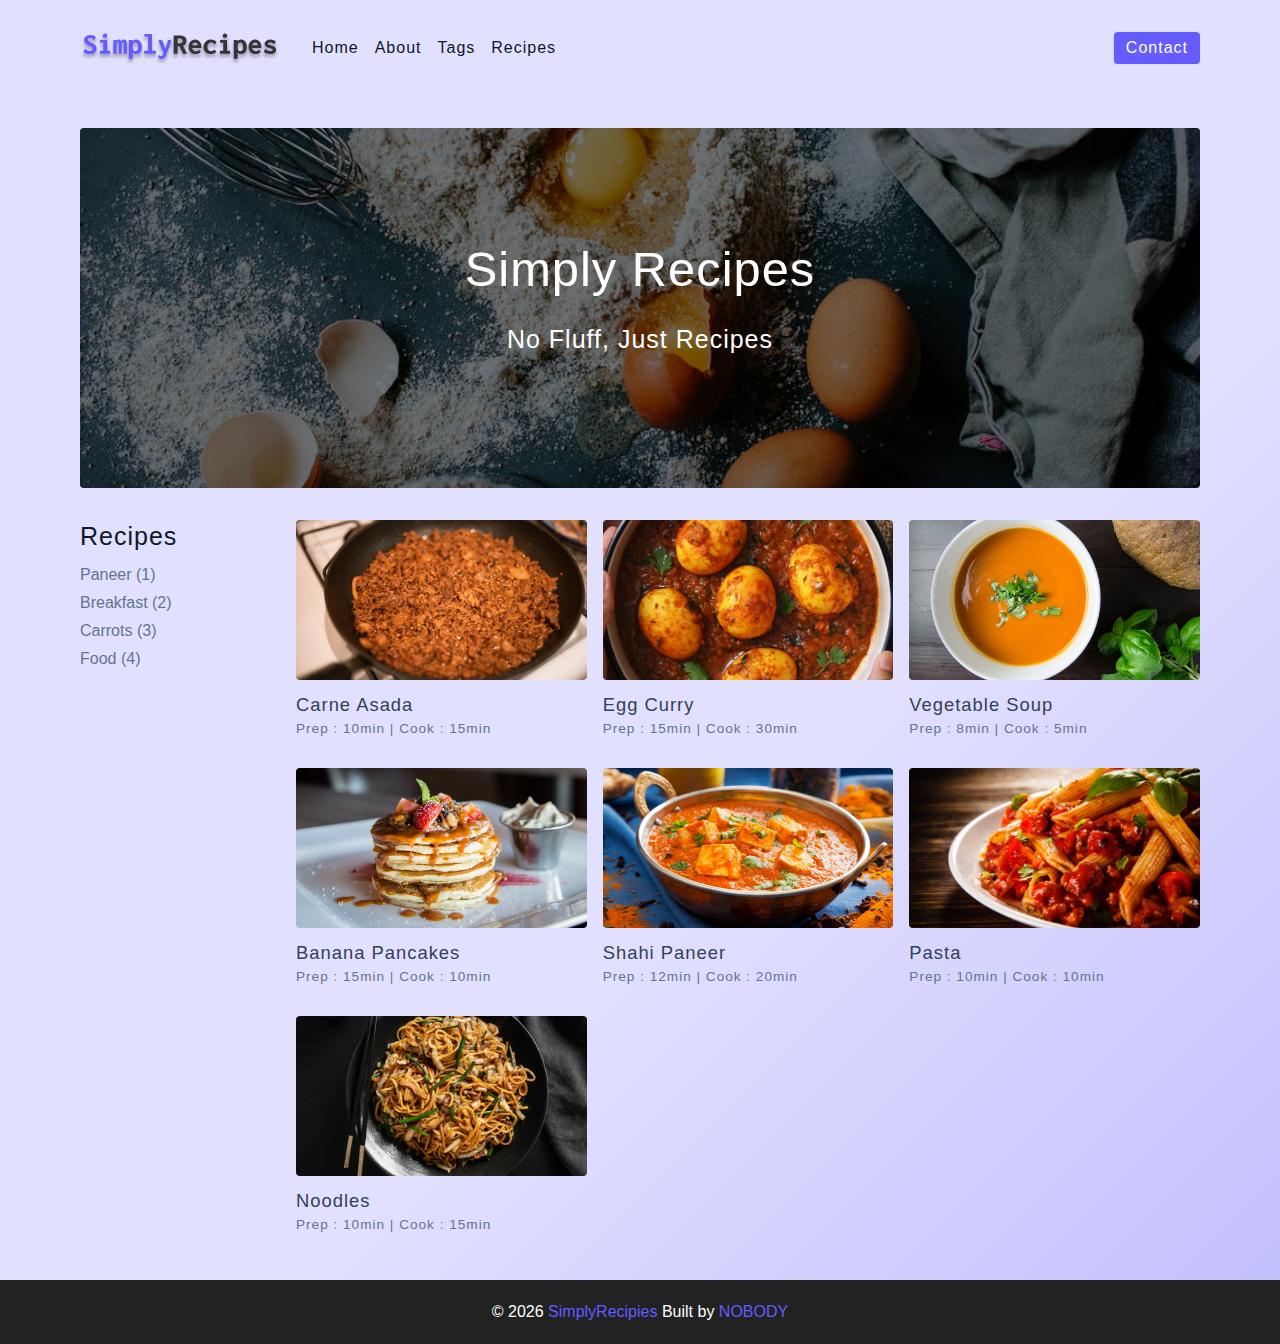
<file: index.html>
<!DOCTYPE html>
<html lang="en">
  <head>
    <meta charset="UTF-8" />
    <meta http-equiv="X-UA-Compatible" content="IE=edge" />
    <meta name="viewport" content="width=device-width, initial-scale=1.0" />
    <title>Simply Recipes || Starter</title>
    <!-- favicon -->
    <link rel="shortcut icon" href="./assets/favicon.ico" type="image/x-icon" />
    <!-- normalize -->
    <link rel="stylesheet" href="./css/normalize.css" />
    <!-- font-awesome -->
    <link
      rel="stylesheet"
      href="https://cdnjs.cloudflare.com/ajax/libs/font-awesome/5.14.0/css/all.min.css"
    />
    <!-- main css -->
    <link rel="stylesheet" href="./css/main.css" />
  </head>
  <body>
    <!-- Nav -->
   <nav class="navbar">
    <div class="nav-center">
      <!-- header -->
      <div class="nav-header">
        <a href="index.html" class="nav-logo">
          <img src="./assets/logo.svg" alt="Simply Recipies">
        </a>
        <button type="button" class="btn nav-btn">
          <i class="fas fa-align-justify"></i>
        </button>
      </div>
      <!-- links -->
      <div class="nav-links show-links">
        <a href="index.html" class="nav-link">home</a>
        <a href="about.html" class="nav-link">about</a>
        <a href="tags.html" class="nav-link">tags</a>
        <a href="recipes.html" class="nav-link">recipes</a>
        <div class="nav-link contact-link">
          <a href="contact.html" class="btn">contact</a>
        </div>
      </div>
    </div>
   </nav>
    <!-- end of nav -->


    <!-- main page -->
    
    <main class="page">
      <!-- header -->
      <header class="hero">
        <div class="hero-container">
          <div class="hero-text">
            <h1>Simply recipes</h1>
            <h4>no fluff, just recipes</h4>
          </div>
        </div>
      </header>
      <!-- end of header -->
      <!-- recipes container -->
      <section class="recipes-container">
        <!-- tags container -->
        <div class="tags-container">
          <h4>recipes</h4>
          <div class="tags-list">
            <a href="tag-template.html">Paneer (1)</a>
            <a href="tag-template.html">Breakfast (2)</a>
            <a href="tag-template.html">Carrots (3)</a>
            <a href="tag-template.html">Food (4)</a>
          </div>
        </div>
        <!-- end tags container -->

        <!-- recipes list -->
        <div class="recipes-list">
          <!-- single recipe -->
            <a href="single-recipe5.html" class="recipe">
              <img src="./assets/recipes/recipe-1.jpeg" alt="food" class="img recipe-img">
              <h5>carne asada</h5>
              <p>Prep : 10min | Cook : 15min</p>
            </a>
            <!-- end of single recipe  -->
            <!-- single recipe  -->
            <a href="single-recipe3.html" class="recipe">
              <img src="./assets/recipes/recipe-2.webp" alt="food" class="img recipe-img">
              <h5>egg curry</h5>
              <p>Prep : 15min | Cook : 30min</p>
            </a>
            <!-- end of single recipe  -->
            <!-- single recipe  -->
            <a href="single-recipe6.html" class="recipe">
              <img src="./assets/recipes/recipe-3.jpeg" alt="food" class="img recipe-img">
              <h5>Vegetable soup</h5>
              <p>Prep : 8min | Cook : 5min</p>
            </a>
            <!-- end of single recipe  -->
            <!-- single recipe  -->
            <a href="single-recipe.html" class="recipe">
              <img src="./assets/recipes/recipe-4.jpeg" alt="food" class="img recipe-img">
              <h5>Banana pancakes</h5>
              <p>Prep : 15min | Cook : 10min</p>
            </a>
            <!-- end of single recipe  -->
            <!-- single recipe  -->
            <a href="single-recipe4.html" class="recipe">
              <img src="./assets/recipes/recipe-5.jpg" alt="food" class="img recipe-img">
              <h5>shahi paneer</h5>
              <p>Prep : 12min | Cook : 20min</p>
            </a>
            <!-- end of single recipe  -->
            <!-- single recipe  -->
            <a href="single-recipe7.html" class="recipe">
              <img src="./assets/recipes/recipe-6.jpg" alt="food" class="img recipe-img">
              <h5>pasta</h5>
              <p>Prep : 10min | Cook : 10min</p>
            </a>
            <!-- end of single recipe  -->
            <!-- single recipe  -->
            <a href="single-recipe2.html" class="recipe">
              <img src="./assets/recipes/recipe-7.jpg" alt="food" class="img recipe-img">
              <h5>noodles</h5>
              <p>Prep : 10min | Cook : 15min</p>
            </a>
            <!-- end of single recipe  -->
            <!-- single recipe  -->
            
          <!-- end of single recipe -->
        </div>
        <!-- end recipes list -->
      </section>
      <!-- end of recipes container -->
    </main>
    
    <!-- end of main -->
    
    
    <!-- footer -->
    
    <footer class="page-footer">
      <p>&copy; <span id="date"></span>
      <span class="footer-logo">
        SimplyRecipies
      </span>
        Built by <a href="">NOBODY</a>
      </p>
    </footer>


    <script src="./js/app.js"></script>
  </body>
</html>
</file>
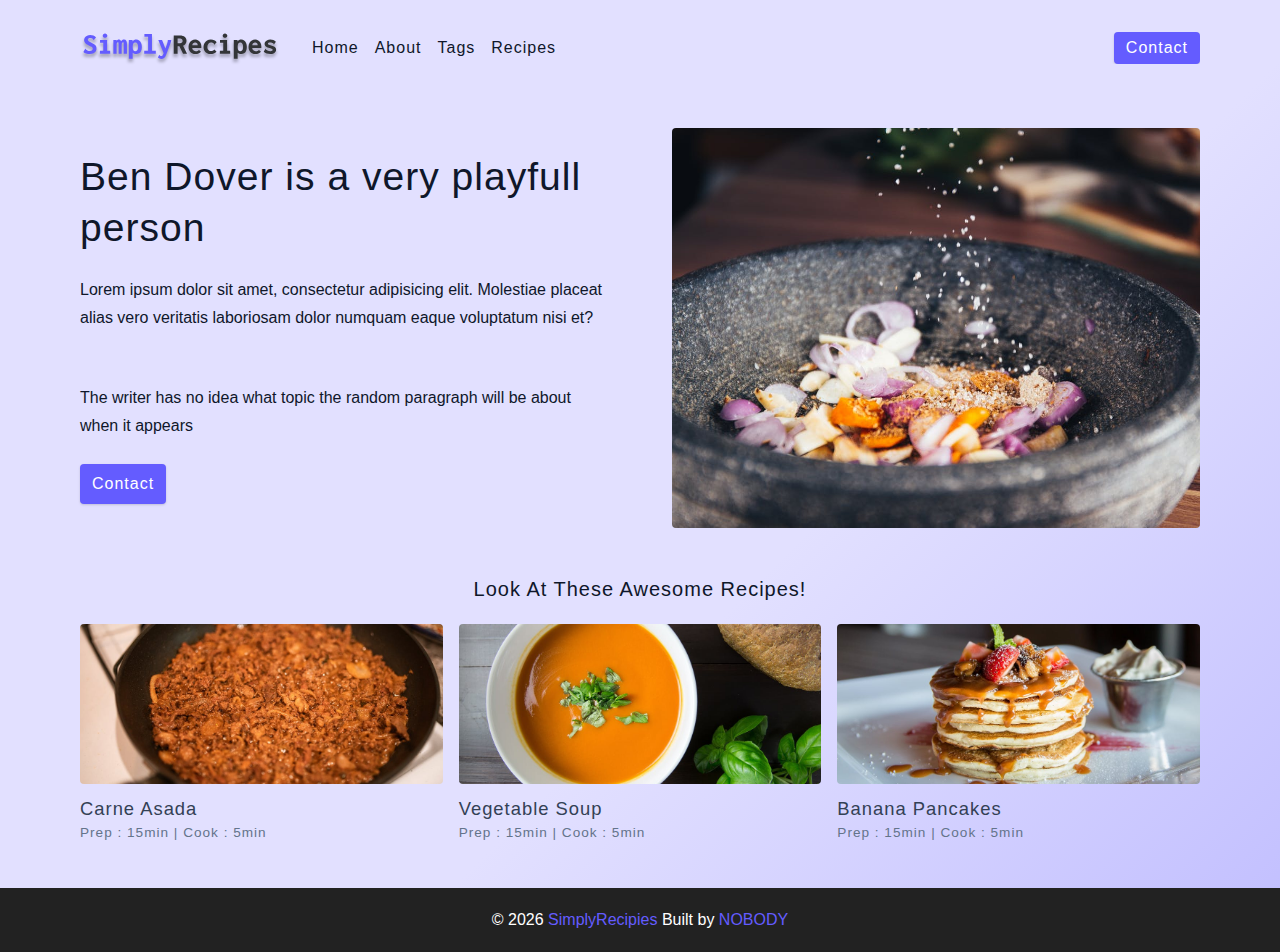
<file: about.html>
<!DOCTYPE html>
<html lang="en">

<head>
  <meta charset="UTF-8" />
  <meta http-equiv="X-UA-Compatible" content="IE=edge" />
  <meta name="viewport" content="width=device-width, initial-scale=1.0" />
  <title>About</title>
  <!-- favicon -->
  <link rel="shortcut icon" href="./assets/favicon.ico" type="image/x-icon" />
  <!-- normalize -->
  <link rel="stylesheet" href="./css/normalize.css" />
  <!-- font-awesome -->
  <link rel="stylesheet" href="https://cdnjs.cloudflare.com/ajax/libs/font-awesome/5.14.0/css/all.min.css" />
  <!-- main css -->
  <link rel="stylesheet" href="./css/main.css" />
</head>

<body>
  <!-- Nav -->
  <nav class="navbar">
    <div class="nav-center">
      <!-- header -->
      <div class="nav-header">
        <a href="index.html" class="nav-logo">
          <img src="./assets/logo.svg" alt="Simply Recipies">
        </a>
        <button type="button" class="btn nav-btn">
          <i class="fas fa-align-justify"></i>
        </button>
      </div>
      <!-- links -->
      <div class="nav-links show-links">
        <a href="index.html" class="nav-link">home</a>
        <a href="about.html" class="nav-link">about</a>
        <a href="tags.html" class="nav-link">tags</a>
        <a href="recipes.html" class="nav-link">recipes</a>
        <div class="nav-link contact-link">
          <a href="contact.html" class="btn">contact</a>
        </div>
      </div>
    </div>
  </nav>
  <!-- end of nav -->


  <!-- main page -->

  <main class="page">
    <section class="about-page">
      <article>
        <h2>Ben Dover is a very playfull person</h2>
        <p>Lorem ipsum dolor sit amet, consectetur adipisicing elit. Molestiae placeat alias vero veritatis laboriosam dolor numquam eaque voluptatum nisi et?</p>
        <br>
        <p>The writer has no idea what topic the random paragraph will be about when it appears</p>
        <a href="contact.html" class="btn">Contact</a>
      </article>
      <img src="./assets/about.jpeg" alt="pouring salt" class="img about-img">
    </section>
      <section class="featured-recipes">
        <h5 class="featured-title">Look At These Awesome Recipes!</h5>
        <!-- recipes list -->
        <div class="recipes-list">
          <!-- single recipe -->
          <a href="single-recipe5.html" class="recipe">
            <img src="./assets/recipes/recipe-1.jpeg" alt="food" class="img recipe-img">
            <h5>carne asada</h5>
            <p>Prep : 15min | Cook : 5min</p>
          </a>
        
          <a href="single-recipe6.html" class="recipe">
            <img src="./assets/recipes/recipe-3.jpeg" alt="food" class="img recipe-img">
            <h5>Vegetable Soup</h5>
            <p>Prep : 15min | Cook : 5min</p>
          </a>
        
          <a href="single-recipe.html" class="recipe">
            <img src="./assets/recipes/recipe-4.jpeg" alt="food" class="img recipe-img">
            <h5>Banana Pancakes</h5>
            <p>Prep : 15min | Cook : 5min</p>
          </a>
          <!-- end of single recipe -->
        </div>
        <!-- end recipes list -->
      </section>
  </main>

  <!-- end of main -->


  <!-- footer -->

  <footer class="page-footer">
    <p>&copy; <span id="date"></span>
      <span class="footer-logo">
        SimplyRecipies
      </span>
      Built by <a href="">NOBODY</a>
    </p>
  </footer>


  <script src="./js/app.js"></script>
</body>

</html>
</file>
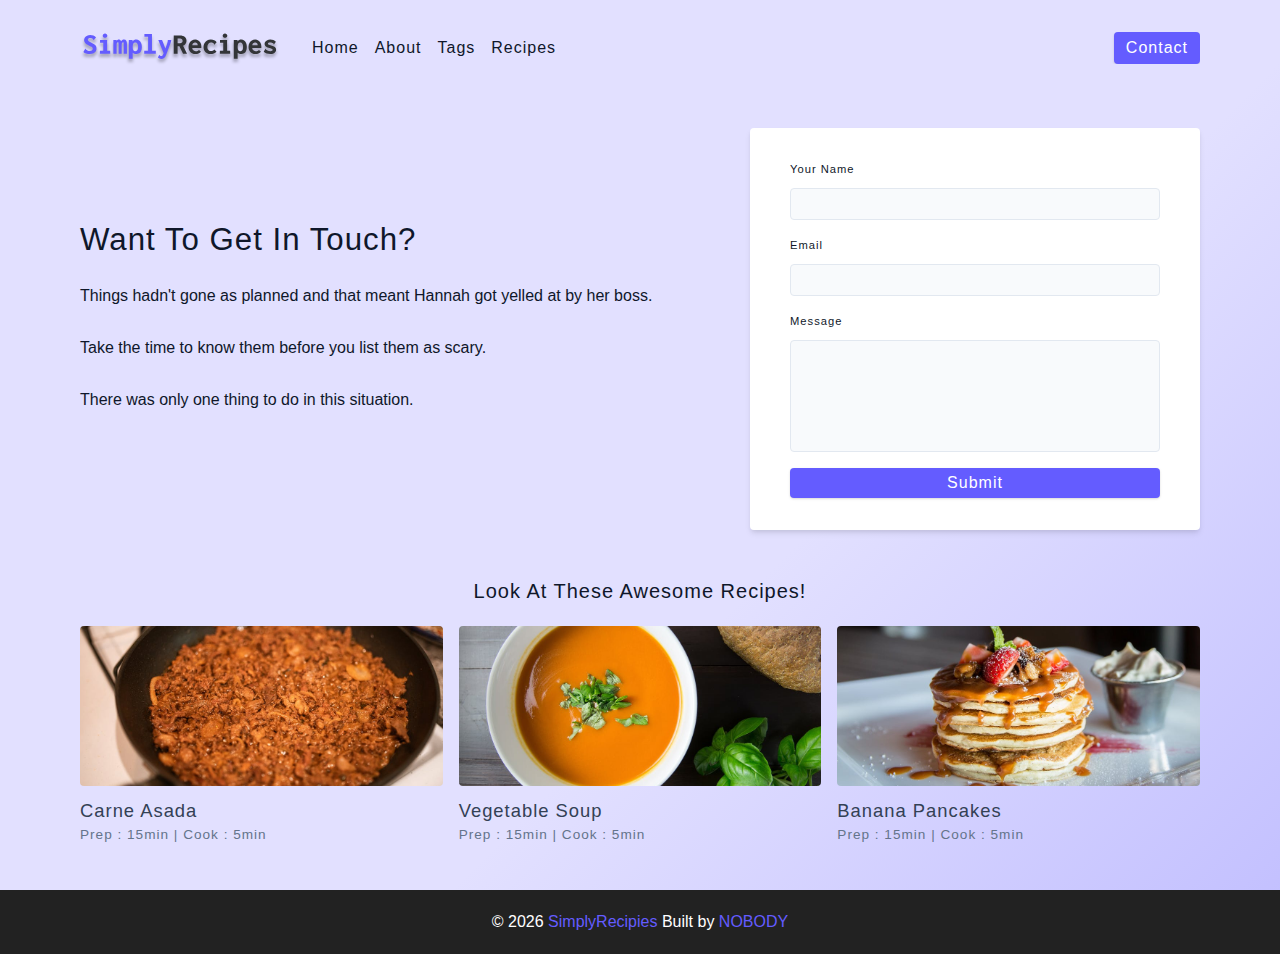
<file: contact.html>
<!DOCTYPE html>
<html lang="en">

<head>
  <meta charset="UTF-8" />
  <meta http-equiv="X-UA-Compatible" content="IE=edge" />
  <meta name="viewport" content="width=device-width, initial-scale=1.0" />
  <title>Contact</title>
  <!-- favicon -->
  <link rel="shortcut icon" href="./assets/favicon.ico" type="image/x-icon" />
  <!-- normalize -->
  <link rel="stylesheet" href="./css/normalize.css" />
  <!-- font-awesome -->
  <link rel="stylesheet" href="https://cdnjs.cloudflare.com/ajax/libs/font-awesome/5.14.0/css/all.min.css" />
  <!-- main css -->
  <link rel="stylesheet" href="./css/main.css" />
</head>

<body>
  <!-- Nav -->
  <nav class="navbar">
    <div class="nav-center">
      <!-- header -->
      <div class="nav-header">
        <a href="index.html" class="nav-logo">
          <img src="./assets/logo.svg" alt="Simply Recipies">
        </a>
        <button type="button" class="btn nav-btn">
          <i class="fas fa-align-justify"></i>
        </button>
      </div>
      <!-- links -->
      <div class="nav-links show-links">
        <a href="index.html" class="nav-link">home</a>
        <a href="about.html" class="nav-link">about</a>
        <a href="tags.html" class="nav-link">tags</a>
        <a href="recipes.html" class="nav-link">recipes</a>
        <div class="nav-link contact-link">
          <a href="contact.html" class="btn">contact</a>
        </div>
      </div>
    </div>
  </nav>
  <!-- end of nav -->


  <!-- main page -->

  <main class="page">
    <section class="contact-container">
      <article class="contact-info">
        <h3>Want to get in touch?</h3>
        <p>Things hadn't gone as planned and that meant Hannah got yelled at by her boss.</p>
        <p>Take the time to know them before you list them as scary.</p>
        <p>There was only one thing to do in this situation.</p>
      </article>
      <article>
        <form class="form contact-form">
          <!-- single form row -->
          <div class="form-row">
            <label for="name" class="form-label">your name</label>
            <input type="text" name="name" id="name" class="form-input">
          </div>
          <!-- end of single form row -->

          <!-- single form row -->
          <div class="form-row">
            <label for="email" class="form-label">email</label>
            <input type="email" name="email" id="email" class="form-input">
          </div>
          <!-- end of single form row -->

          <!-- single form row -->
          <div class="form-row">
            <label for="text-area" class="form-label">message</label>
            <input type="text" name="text-area" id="text-area" class="form-textarea">
          </div>
          <!-- end of single form row --> 

          <button type="submit" class="btn btn-block">submit</button>

        </form>
      </article>
    </section>
    <section class="featured-recipes">
      <h5 class="featured-title">Look At These Awesome Recipes!</h5>
      <!-- recipes list -->
      <div class="recipes-list">
        <!-- single recipe -->
        <a href="single-recipe5.html" class="recipe">
          <img src="./assets/recipes/recipe-1.jpeg" alt="food" class="img recipe-img">
          <h5>carne asada</h5>
          <p>Prep : 15min | Cook : 5min</p>
        </a>
    
        <a href="single-recipe6.html" class="recipe">
          <img src="./assets/recipes/recipe-3.jpeg" alt="food" class="img recipe-img">
          <h5>Vegetable Soup</h5>
          <p>Prep : 15min | Cook : 5min</p>
        </a>
    
        <a href="single-recipe.html" class="recipe">
          <img src="./assets/recipes/recipe-4.jpeg" alt="food" class="img recipe-img">
          <h5>Banana Pancakes</h5>
          <p>Prep : 15min | Cook : 5min</p>
        </a>
        <!-- end of single recipe -->
      </div>
      <!-- end recipes list -->
    </section>
  </main>

  <!-- end of main -->


  <!-- footer -->

  <footer class="page-footer">
    <p>&copy; <span id="date"></span>
      <span class="footer-logo">
        SimplyRecipies
      </span>
      Built by <a href="">NOBODY</a>
    </p>
  </footer>


  <script src="./js/app.js"></script>
</body>

</html>
</file>
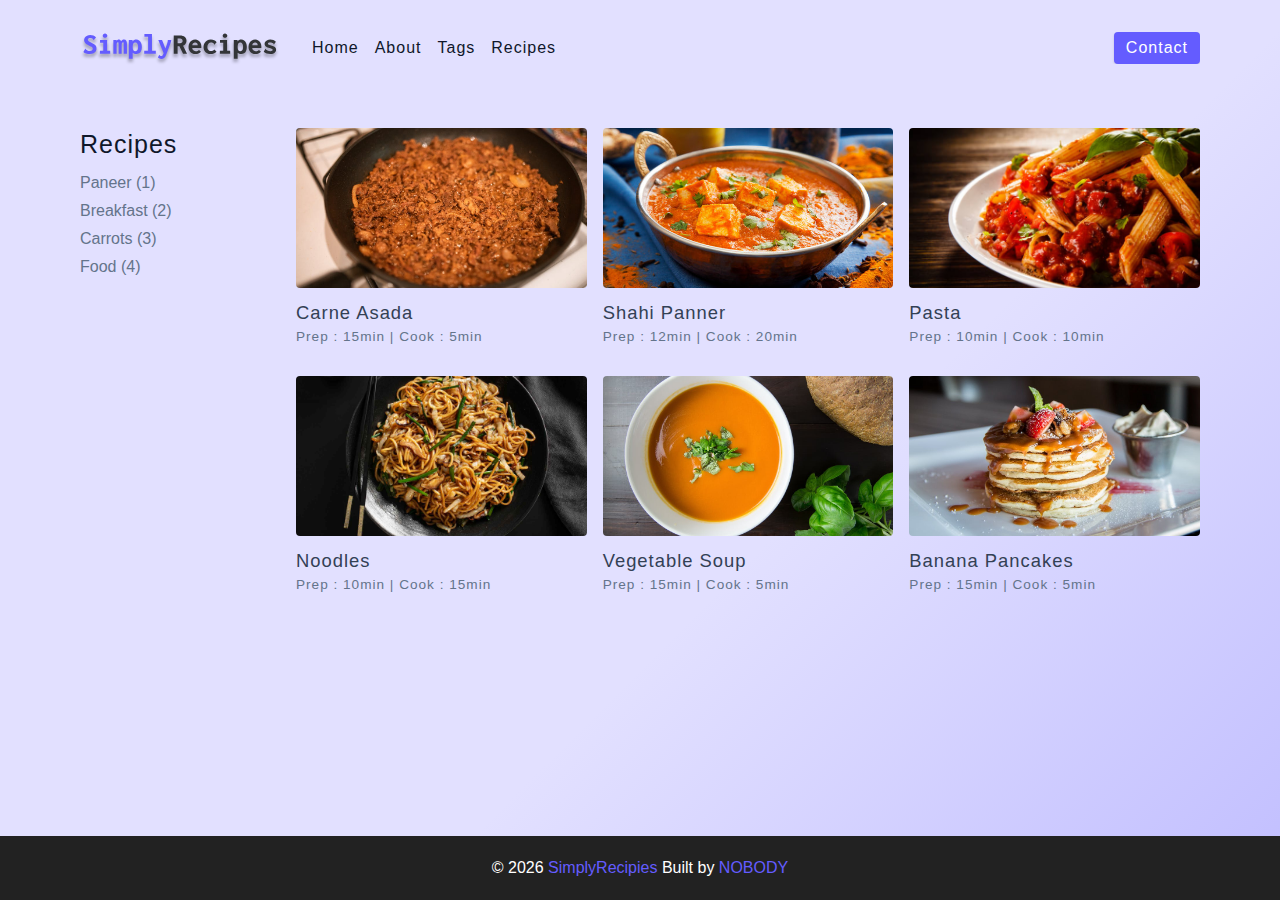
<file: recipes.html>
<!DOCTYPE html>
<html lang="en">

<head>
  <meta charset="UTF-8" />
  <meta http-equiv="X-UA-Compatible" content="IE=edge" />
  <meta name="viewport" content="width=device-width, initial-scale=1.0" />
  <title>Recipes</title>
  <!-- favicon -->
  <link rel="shortcut icon" href="./assets/favicon.ico" type="image/x-icon" />
  <!-- normalize -->
  <link rel="stylesheet" href="./css/normalize.css" />
  <!-- font-awesome -->
  <link rel="stylesheet" href="https://cdnjs.cloudflare.com/ajax/libs/font-awesome/5.14.0/css/all.min.css" />
  <!-- main css -->
  <link rel="stylesheet" href="./css/main.css" />
</head>

<body>
  <!-- Nav -->
  <nav class="navbar">
    <div class="nav-center">
      <!-- header -->
      <div class="nav-header">
        <a href="index.html" class="nav-logo">
          <img src="./assets/logo.svg" alt="Simply Recipies">
        </a>
        <button type="button" class="btn nav-btn">
          <i class="fas fa-align-justify"></i>
        </button>
      </div>
      <!-- links -->
      <div class="nav-links show-links">
        <a href="index.html" class="nav-link">home</a>
        <a href="about.html" class="nav-link">about</a>
        <a href="tags.html" class="nav-link">tags</a>
        <a href="recipes.html" class="nav-link">recipes</a>
        <div class="nav-link contact-link">
          <a href="contact.html" class="btn">contact</a>
        </div>
      </div>
    </div>
  </nav>
  <!-- end of nav -->


  <!-- main page -->

  <main class="page">
    <!-- recipes container -->
    <section class="recipes-container">
      <!-- tags container -->
      <div class="tags-container">
        <h4>recipes</h4>
        <div class="tags-list">
          <a href="tag-template.html">Paneer (1)</a>
          <a href="tag-template.html">Breakfast (2)</a>
          <a href="tag-template.html">Carrots (3)</a>
          <a href="tag-template.html">Food (4)</a>
        </div>
      </div>
      <!-- end tags container -->
    
      <!-- recipes list -->
      <div class="recipes-list">
        <!-- single recipe -->
        <a href="single-recipe5.html" class="recipe">
          <img src="./assets/recipes/recipe-1.jpeg" alt="food" class="img recipe-img">
          <h5>carne asada</h5>
          <p>Prep : 15min | Cook : 5min</p>
        </a>
    
<a href="single-recipe4.html" class="recipe">
  <img src="./assets/recipes/recipe-5.jpg" alt="food" class="img recipe-img">
  <h5>shahi panner</h5>
  <p>Prep : 12min | Cook : 20min</p>
</a>
<!-- end of single recipe  -->
<!-- single recipe  -->
<a href="single-recipe7.html" class="recipe">
  <img src="./assets/recipes/recipe-6.jpg" alt="food" class="img recipe-img">
  <h5>pasta</h5>
  <p>Prep : 10min | Cook : 10min</p>
</a>
<!-- end of single recipe  -->
<!-- single recipe  -->
<a href="single-recipe2.html" class="recipe">
  <img src="./assets/recipes/recipe-7.jpg" alt="food" class="img recipe-img">
  <h5>noodles</h5>
  <p>Prep : 10min | Cook : 15min</p>
</a>
    
        <a href="single-recipe6.html" class="recipe">
          <img src="./assets/recipes/recipe-3.jpeg" alt="food" class="img recipe-img">
          <h5>Vegetable Soup</h5>
          <p>Prep : 15min | Cook : 5min</p>
        </a>
    
        <a href="single-recipe.html" class="recipe">
          <img src="./assets/recipes/recipe-4.jpeg" alt="food" class="img recipe-img">
          <h5>Banana Pancakes</h5>
          <p>Prep : 15min | Cook : 5min</p>
        </a>
        <!-- end of single recipe -->
      </div>
      <!-- end recipes list -->
    </section>
    <!-- end of recipes container -->
  </main>

  <!-- end of main -->


  <!-- footer -->

  <footer class="page-footer">
    <p>&copy; <span id="date"></span>
      <span class="footer-logo">
        SimplyRecipies
      </span>
      Built by <a href="">NOBODY</a>
    </p>
  </footer>


  <script src="./js/app.js"></script>
</body>

</html>
</file>
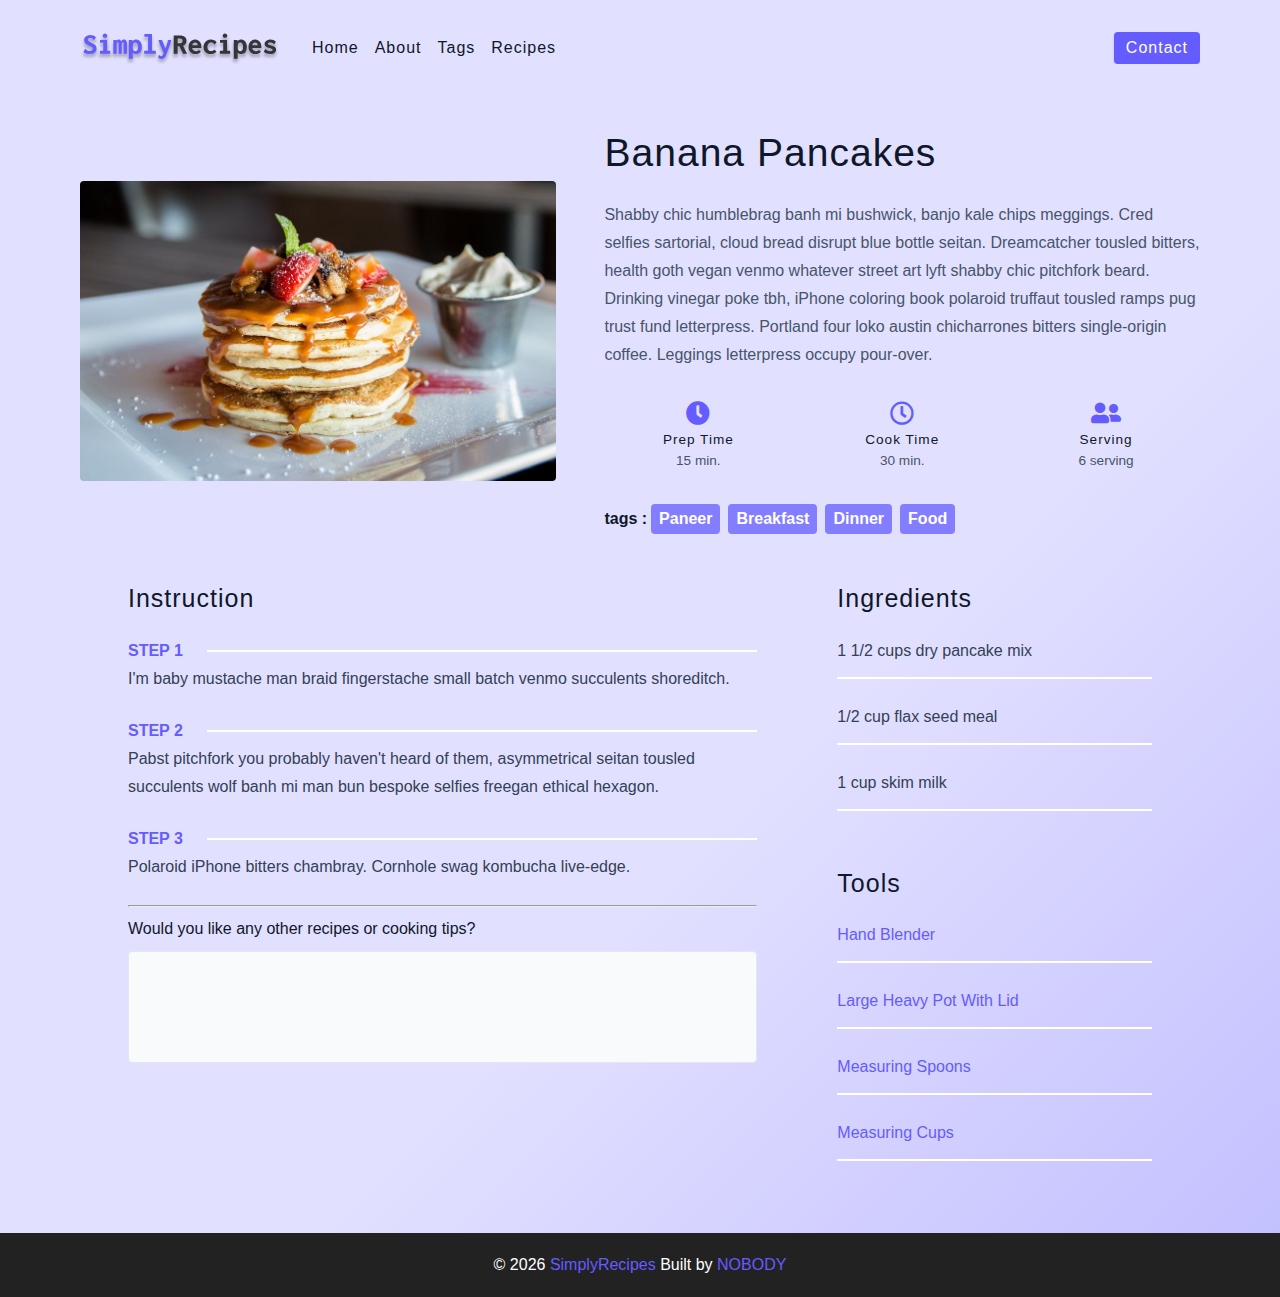
<file: single-recipe.html>
<!DOCTYPE html>
<html lang="en">
  <head>
    <meta charset="UTF-8" />
    <meta http-equiv="X-UA-Compatible" content="IE=edge" />
    <meta name="viewport" content="width=device-width, initial-scale=1.0" />
    <title>Simply Recipes || Starter</title>
    <!-- favicon -->
    <link rel="shortcut icon" href="./assets/favicon.ico" type="image/x-icon" />
    <!-- normalize -->
    <link rel="stylesheet" href="./css/normalize.css" />
    <!-- font-awesome -->
    <link
      rel="stylesheet"
      href="https://cdnjs.cloudflare.com/ajax/libs/font-awesome/5.14.0/css/all.min.css"
    />
    <!-- main css -->
    <link rel="stylesheet" href="./css/main.css" />
  </head>
  <body>
     <!-- nav -->
     <nav class="navbar">
        <div class="nav-center">
          <!-- header -->
          <div class="nav-header">
            <a href="index.html" class="nav-logo">
              <img src="./assets/logo.svg" alt="simply recipes">
            </a>
            <button type="button" class="btn nav-btn">
              <i class="fas fa-align-justify"></i>
            </button>
          </div>

          <!-- links -->
          <div class="nav-links">
            <a href="index.html" class="nav-link">home</a>
            <a href="about.html" class="nav-link">about</a>
            <a href="tags.html" class="nav-link">tags</a>
            <a href="recipes.html" class="nav-link">recipes</a>
            <div class="nav-link contact-link">
              <a href="contact.html" class="btn">contact</a>

            </div>
             
          </div>
        </div>
      </nav>
     <!-- end of the nav  -->
    <!-- main  -->
    <main class="page">
      <div class="recipe-page">
        <section class="recipe-hero">
          <img src="./assets/recipes/recipe-4.jpeg" class="img recipe-hero-img" alt="pancakes">
          <article>
            <h2>Banana Pancakes</h2>
            <p>
              Shabby chic humblebrag banh mi bushwick, banjo kale chips
              meggings. Cred selfies sartorial, cloud bread disrupt blue bottle
              seitan. Dreamcatcher tousled bitters, health goth vegan venmo
              whatever street art lyft shabby chic pitchfork beard. Drinking
              vinegar poke tbh, iPhone coloring book polaroid truffaut tousled
              ramps pug trust fund letterpress. Portland four loko austin
              chicharrones bitters single-origin coffee. Leggings letterpress
              occupy pour-over.
            </p>
            <!-- recipe icons  -->
            <div class="recipe-icons">
              <!-- single recipe icon  -->
              <article>
                <i class="fas fa-clock"></i>
                <h5>prep time</h5>
                <p>15 min.</p>
              </article>
               <!-- single recipe icon  -->
               <article>
                <i class="far fa-clock"></i>
                <h5>cook time</h5>
                <p>30 min.</p>
              </article>
               <!-- single recipe icon  -->
               <article>
                <i class="fas fa-user-friends"></i>
                <h5>serving</h5>
                <p>6 serving</p>
              </article>
            </div>
            <!-- recipe tags  -->
            <div class="recipe-tags">
              tags : <a href="tag-template.html">paneer</a>
                     <a href="tag-template.html">breakfast</a>
                     <a href="tag-template.html">Dinner</a>
                     <a href="tag-template.html">food</a>
            </div>
          </article>
        </section>
        <!-- recipe content  -->
        <section class="recipe-content">
          <article>
            <h4>instruction</h4>
            <!-- single instruction  -->
            <div class="single-instruction">
              <header>
                <p>step 1</p>
                <div></div>
              </header>
              <p>
                I'm baby mustache man braid fingerstache small batch venmo
                succulents shoreditch.
              </p>
            </div>
             <!-- end of single instruction  -->
             <!-- single instruction  -->
             <div class="single-instruction">
              <header>
                <p>step 2</p>
                <div></div>
              </header>
              <p>
                Pabst pitchfork you probably haven't heard of them, asymmetrical
                seitan tousled succulents wolf banh mi man bun bespoke selfies
                freegan ethical hexagon.
              </p>
            </div>
             <!-- end of single instruction  -->
             <!-- single instruction  -->
            <div class="single-instruction">
              <header>
                <p>step 3</p>
                <div></div>
              </header>
              <p>
                Polaroid iPhone bitters chambray. Cornhole swag kombucha
                live-edge.
              </p>
            </div>
             <!-- end of single instruction  -->
             <hr>
                <!-- comment  -->
            <div class="comment">
              <label for="comment">Would you like any other recipes or cooking tips?
                  <div class="form-row">
                    <label for="text-area" class="form-label"></label>
                    <input type="text" name="text-area" id="text-area" class="form-textarea">
                  </div>
              </label>
            <!-- end of  comment  -->
          </article>
          <article class="second-column">
            <div>
              <h4>ingredients</h4>
              <p class="single-ingredient">1 1/2 cups dry pancake mix</p>
              <p class="single-ingredient">1/2 cup flax seed meal</p>
              <p class="single-ingredient">1 cup skim milk</p>
            </div>
            <div>
              <h4>tools</h4>
              <p class="single-tool">Hand Blender</p>
              <p class="single-tool">Large Heavy Pot With Lid</p>
              <p class="single-tool">Measuring Spoons</p>
              <p class="single-tool">Measuring Cups</p>
            </div>
          </article>
        </section>
      </div>
    </main>
    <!-- end of main   -->
     <!-- footer -->
     <footer class="page-footer">
      <p>
         &copy; <span id="date">2020</span>
         <span class="footer-logo"> SimplyRecipes</span>
          Built by <a href="https://www.google.com">NOBODY</a></p>
     </footer>
     <script src="./js/app.js"></script>
  </body>
</html>
</file>
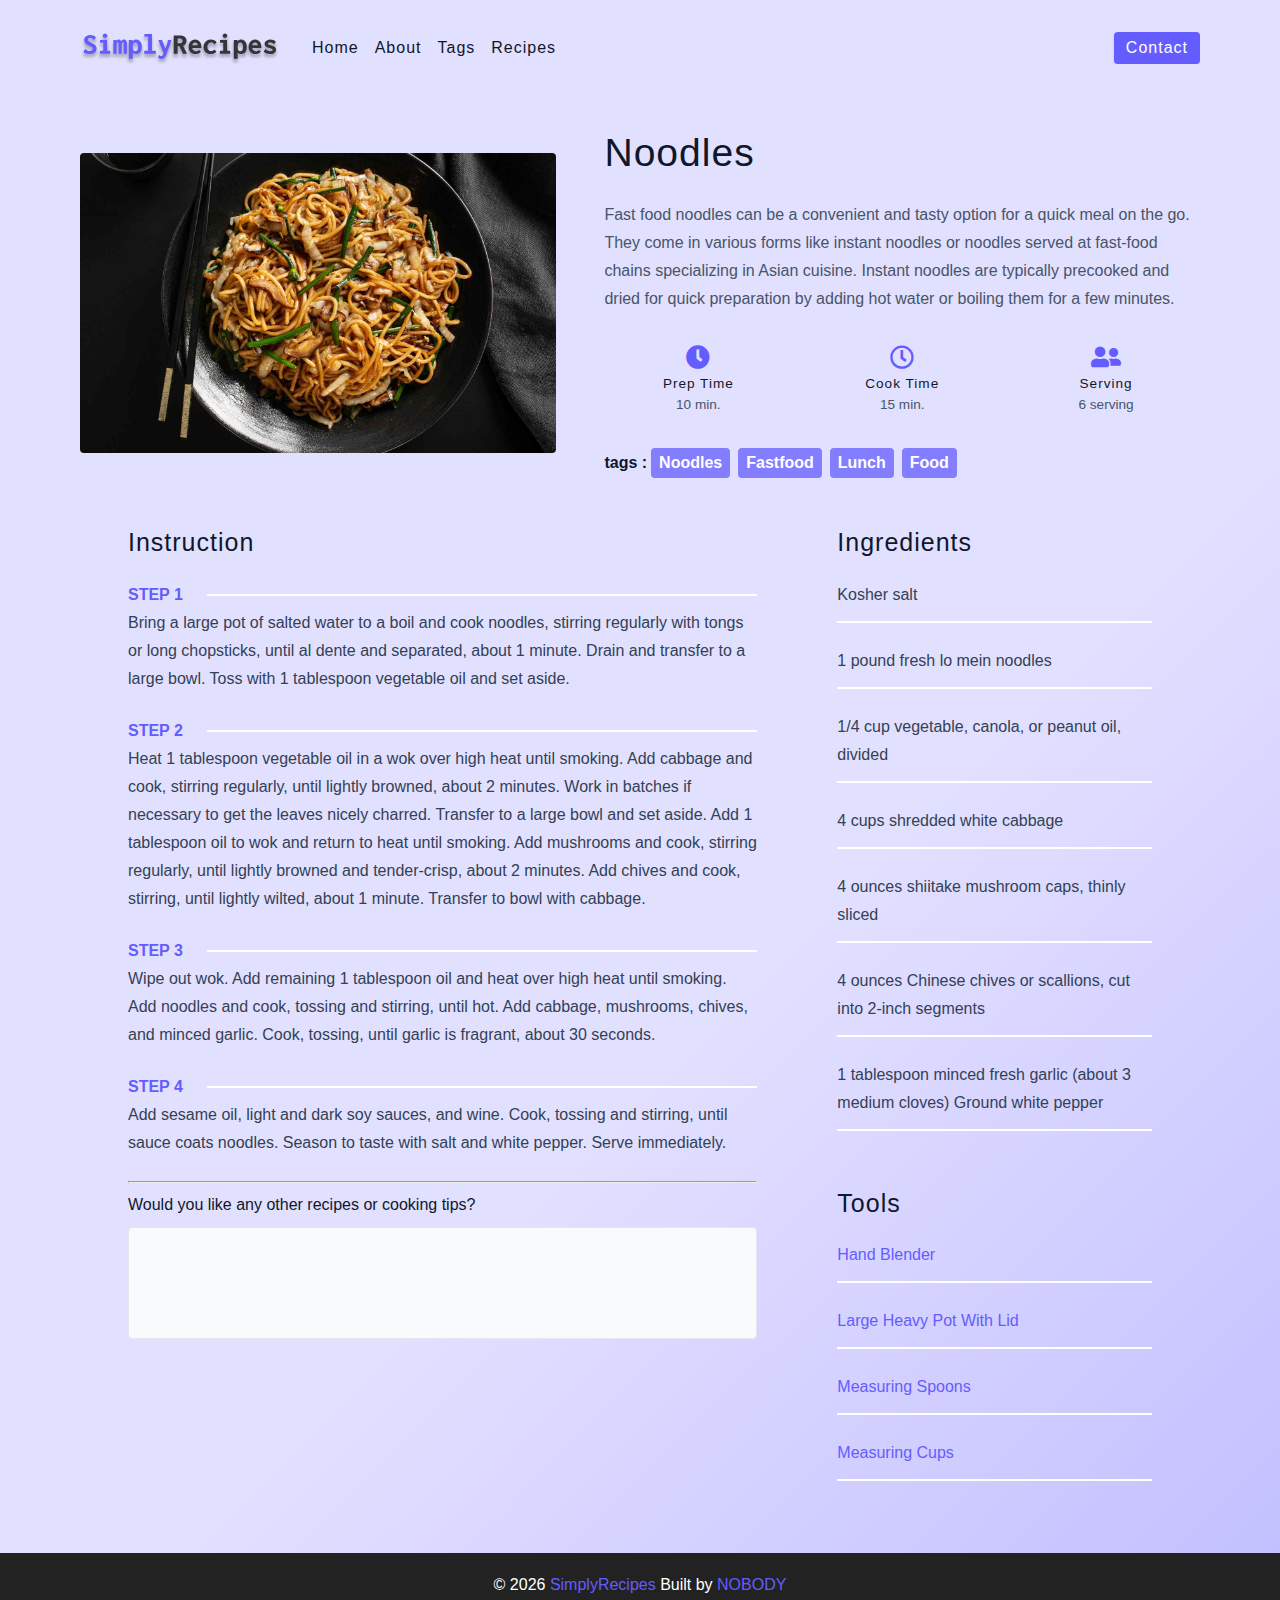
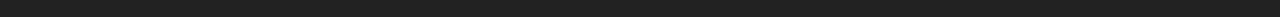
<file: single-recipe2.html>
<!DOCTYPE html>
<html lang="en">
  <head>
    <meta charset="UTF-8" />
    <meta http-equiv="X-UA-Compatible" content="IE=edge" />
    <meta name="viewport" content="width=device-width, initial-scale=1.0" />
    <title>Simply Recipes || Starter</title>
    <!-- favicon -->
    <link rel="shortcut icon" href="./assets/favicon.ico" type="image/x-icon" />
    <!-- normalize -->
    <link rel="stylesheet" href="./css/normalize.css" />
    <!-- font-awesome -->
    <link
      rel="stylesheet"
      href="https://cdnjs.cloudflare.com/ajax/libs/font-awesome/5.14.0/css/all.min.css"
    />
    <!-- main css -->
    <link rel="stylesheet" href="./css/main.css" />
  </head>
  <body>
     <!-- nav -->
     <nav class="navbar">
        <div class="nav-center">
          <!-- header -->
          <div class="nav-header">
            <a href="index.html" class="nav-logo">
              <img src="./assets/logo.svg" alt="simply recipes">
            </a>
            <button type="button" class="btn nav-btn">
              <i class="fas fa-align-justify"></i>
            </button>
          </div>

          <!-- links -->
          <div class="nav-links">
            <a href="index.html" class="nav-link">home</a>
            <a href="about.html" class="nav-link">about</a>
            <a href="tags.html" class="nav-link">tags</a>
            <a href="recipes.html" class="nav-link">recipes</a>
            <div class="nav-link contact-link">
              <a href="contact.html" class="btn">contact</a>

            </div>
             
          </div>
        </div>
      </nav>
     <!-- end of the nav  -->
    <!-- main  -->
    <main class="page">
      <div class="recipe-page">
        <section class="recipe-hero">
          <img src="./assets/recipes/recipe-7.jpg" class="img recipe-hero-img" alt="noodles">
          <article>
            <h2>noodles</h2>
            <p>
              Fast food noodles can be a convenient and tasty option for a quick meal on the go. 
              They come in various forms like instant noodles or noodles served at fast-food chains
               specializing in Asian cuisine. Instant noodles are typically precooked and dried for 
              quick preparation by adding hot water or boiling them for a few minutes.
            </p>
            <!-- recipe icons  -->
            <div class="recipe-icons">
              <!-- single recipe icon  -->
              <article>
                <i class="fas fa-clock"></i>
                <h5>prep time</h5>
                <p>10 min.</p>
              </article>
               <!-- single recipe icon  -->
               <article>
                <i class="far fa-clock"></i>
                <h5>cook time</h5>
                <p>15 min.</p>
              </article>
               <!-- single recipe icon  -->
               <article>
                <i class="fas fa-user-friends"></i>
                <h5>serving</h5>
                <p>6 serving</p>
              </article>
            </div>
            <!-- recipe tags  -->
            <div class="recipe-tags">
              tags : <a href="tag-template.html">noodles</a>
                     <a href="tag-template.html">fastfood</a>
                     <a href="tag-template.html">lunch</a>
                     <a href="tag-template.html">food</a>
            </div>
          </article>
        </section>
        <!-- recipe content  -->
        <section class="recipe-content">
          <article>
            <h4>instruction</h4>
            <!-- single instruction  -->
            <div class="single-instruction">
              <header>
                <p>step 1</p>
                <div></div>
              </header>
              <p>
                Bring a large pot of salted water to a boil and cook noodles, stirring regularly with 
                tongs or long chopsticks, until al dente and separated, about 1 minute. Drain and transfer 
                to a large bowl. Toss with 1 tablespoon vegetable oil and set aside.
              </p>
            </div>
             <!-- end of single instruction  -->
             <!-- single instruction  -->
             <div class="single-instruction">
              <header>
                <p>step 2</p>
                <div></div>
              </header>
              <p>
                Heat 1 tablespoon vegetable oil in a wok over high heat until smoking. Add cabbage and cook, 
                stirring regularly, until lightly browned, about 2 minutes. Work in batches if necessary to 
                get the leaves nicely charred. Transfer to a large bowl and set aside. Add 1 tablespoon oil 
                to wok and return to heat until smoking. Add mushrooms and cook, stirring regularly, until 
                lightly browned and tender-crisp, about 2 minutes. Add chives and cook, stirring, until lightly
                 wilted, about 1 minute. Transfer to bowl with cabbage.
              </p>
            </div>
             <!-- end of single instruction  -->
             <!-- single instruction  -->
            <div class="single-instruction">
              <header>
                <p>step 3</p>
                <div></div>
              </header>
              <p>
                Wipe out wok. Add remaining 1 tablespoon oil and heat over high heat until smoking. Add noodles
                 and cook, tossing and stirring, until hot. Add cabbage, mushrooms, chives, and minced garlic. 
                 Cook, tossing, until garlic is fragrant, about 30 seconds.
              </p>
            </div>
             <!-- end of single instruction  -->
              <!-- single instruction  -->
            <div class="single-instruction">
                <header>
                  <p>step 4</p>
                  <div></div>
                </header>
                <p>
                Add sesame oil, light and dark soy sauces, and wine. Cook, tossing and stirring, until sauce coats 
                noodles. Season to taste with salt and white pepper. Serve immediately.
                </p>
              </div>
               <!-- end of single instruction  -->
               <hr>
               <!-- comment  -->
            <div class="comment">
              <label for="comment">Would you like any other recipes or cooking tips?
                  <div class="form-row">
                    <label for="text-area" class="form-label"></label>
                    <input type="text" name="text-area" id="text-area" class="form-textarea">
                  </div>
              </label>
            <!-- end of  comment  -->
          </article>
          <article class="second-column">
            <div>
              <h4>ingredients</h4>
              <p class="single-ingredient">Kosher salt</p>
              <p class="single-ingredient">1 pound fresh lo mein noodles</p>
              <p class="single-ingredient">1/4 cup vegetable, canola, or peanut oil, divided</p>
              <p class="single-ingredient">4 cups shredded white cabbage</p>
              <p class="single-ingredient">4 ounces shiitake mushroom caps, thinly sliced</p>
              <p class="single-ingredient">4 ounces Chinese chives or scallions, cut into 2-inch segments</p>
              <p class="single-ingredient">1 tablespoon minced fresh garlic (about 3 medium cloves) Ground white pepper</p>
            </div>
            <div>
              <h4>tools</h4>
              <p class="single-tool">Hand Blender</p>
              <p class="single-tool">Large Heavy Pot With Lid</p>
              <p class="single-tool">Measuring Spoons</p>
              <p class="single-tool">Measuring Cups</p>
            </div>
          </article>
        </section>
      </div>
    </main>
    <!-- end of main   -->
     <!-- footer -->
     <footer class="page-footer">
      <p>
         &copy; <span id="date">2020</span>
         <span class="footer-logo"> SimplyRecipes</span>
          Built by <a href="https://www.google.com">NOBODY</a></p>
     </footer>
     <script src="./js/app.js"></script>
  </body>
</html>
</file>
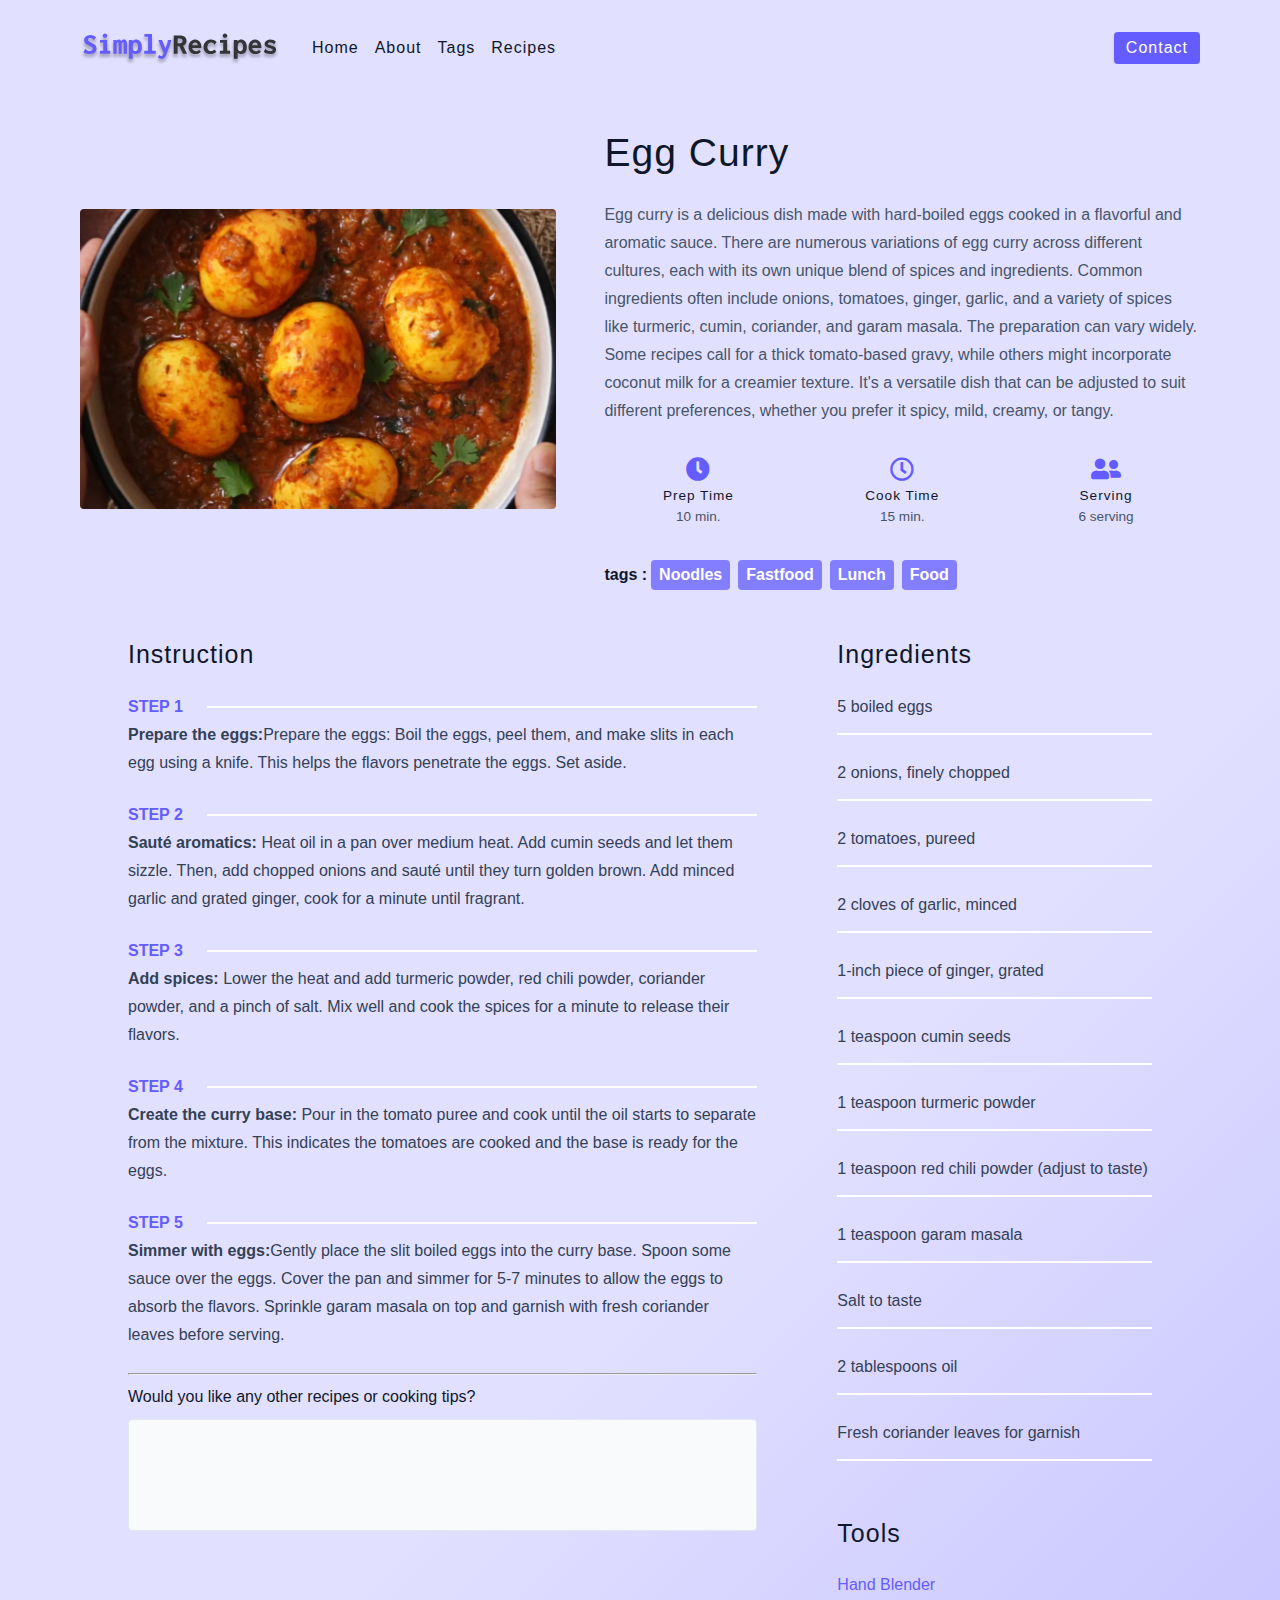
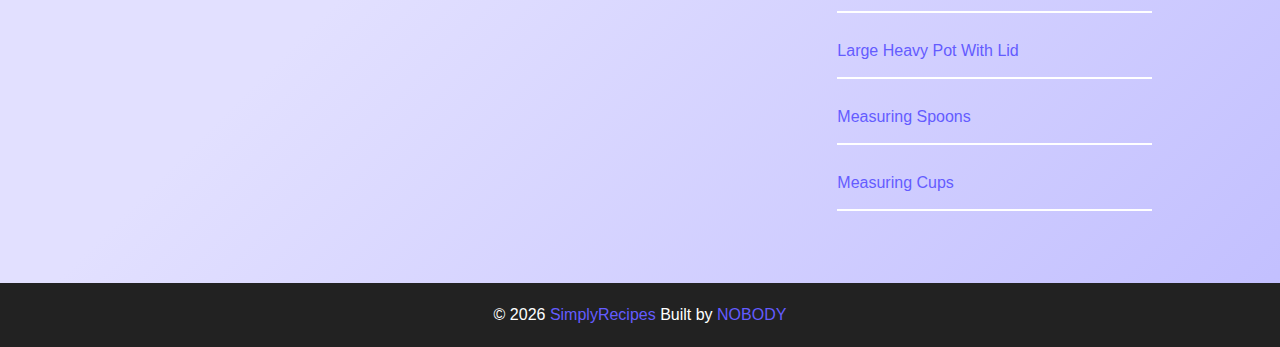
<file: single-recipe3.html>
<!DOCTYPE html>
<html lang="en">
  <head>
    <meta charset="UTF-8" />
    <meta http-equiv="X-UA-Compatible" content="IE=edge" />
    <meta name="viewport" content="width=device-width, initial-scale=1.0" />
    <title>Egg curry</title>
    <!-- favicon -->
    <link rel="shortcut icon" href="./assets/favicon.ico" type="image/x-icon" />
    <!-- normalize -->
    <link rel="stylesheet" href="./css/normalize.css" />
    <!-- font-awesome -->
    <link
      rel="stylesheet"
      href="https://cdnjs.cloudflare.com/ajax/libs/font-awesome/5.14.0/css/all.min.css"
    />
    <!-- main css -->
    <link rel="stylesheet" href="./css/main.css" />
  </head>
  <body>
     <!-- nav -->
     <nav class="navbar">
        <div class="nav-center">
          <!-- header -->
          <div class="nav-header">
            <a href="index.html" class="nav-logo">
              <img src="./assets/logo.svg" alt="simply recipes">
            </a>
            <button type="button" class="btn nav-btn">
              <i class="fas fa-align-justify"></i>
            </button>
          </div>

          <!-- links -->
          <div class="nav-links">
            <a href="index.html" class="nav-link">home</a>
            <a href="about.html" class="nav-link">about</a>
            <a href="tags.html" class="nav-link">tags</a>
            <a href="recipes.html" class="nav-link">recipes</a>
            <div class="nav-link contact-link">
              <a href="contact.html" class="btn">contact</a>

            </div>
             
          </div>
        </div>
      </nav>
     <!-- end of the nav  -->
    <!-- main  -->
    <main class="page">
      <div class="recipe-page">
        <section class="recipe-hero">
          <img src="./assets/recipes/recipe-2.webp" class="img recipe-hero-img" alt="noodles">
          <article>
            <h2>Egg curry</h2>
            <p>
                 Egg curry is a delicious dish made with hard-boiled eggs cooked in a flavorful 
                 and aromatic sauce. There are numerous variations of egg curry across different cultures,
                  each with its own unique blend of spices and ingredients. Common ingredients often include onions, 
                  tomatoes, ginger, garlic, and a variety of spices like turmeric, cumin, coriander, and garam masala.
                The preparation can vary widely. Some recipes call for a thick tomato-based gravy, while others might incorporate 
                coconut milk for a creamier texture. It's a versatile dish that can be adjusted to suit different preferences, whether you prefer it spicy, mild, creamy, or tangy.
            </p>
            <!-- recipe icons  -->
            <div class="recipe-icons">
              <!-- single recipe icon  -->
              <article>
                <i class="fas fa-clock"></i>
                <h5>prep time</h5>
                <p>10 min.</p>
              </article>
               <!-- single recipe icon  -->
               <article>
                <i class="far fa-clock"></i>
                <h5>cook time</h5>
                <p>15 min.</p>
              </article>
               <!-- single recipe icon  -->
               <article>
                <i class="fas fa-user-friends"></i>
                <h5>serving</h5>
                <p>6 serving</p>
              </article>
            </div>
            <!-- recipe tags  -->
            <div class="recipe-tags">
              tags : <a href="tag-template.html">noodles</a>
                     <a href="tag-template.html">fastfood</a>
                     <a href="tag-template.html">lunch</a>
                     <a href="tag-template.html">food</a>
            </div>
          </article>
        </section>
        <!-- recipe content  -->
        <section class="recipe-content">
          <article>
            <h4>instruction</h4>
            <!-- single instruction  -->
            <div class="single-instruction">
              <header>
                <p>step 1</p>
                <div></div>
              </header>
              <p>
                <b>Prepare the eggs:</b>Prepare the eggs: Boil the eggs, peel them, and make slits in each egg using a knife. 
                This helps the flavors penetrate the eggs. Set aside.
              </p>
            </div>
             <!-- end of single instruction  -->
             <!-- single instruction  -->
             <div class="single-instruction">
              <header>
                <p>step 2</p>
                <div></div>
              </header>
             <p><b>Sauté aromatics:</b> Heat oil in a pan over medium heat. 
                Add cumin seeds and let them sizzle. Then, add chopped onions and 
                sauté until they turn golden brown. Add minced garlic and grated ginger, cook for a minute until fragrant.</p>
            </div>
             <!-- end of single instruction  -->
             <!-- single instruction  -->
            <div class="single-instruction">
              <header>
                <p>step 3</p>
                <div></div>
              </header>
              <p>
                <b>Add spices:</b> Lower the heat and add turmeric powder, red chili powder, coriander powder, and a pinch of salt. Mix well and cook 
                the spices for a minute to release their flavors.
              </p>
            </div>
             <!-- end of single instruction  -->
              <!-- single instruction  -->
            <div class="single-instruction">
                <header>
                  <p>step 4</p>
                  <div></div>
                </header>
                <p>
                   <b> Create the curry base:</b> Pour in the tomato puree and cook until the oil starts to separate from the mixture.
                    This indicates the tomatoes are cooked and the base is ready for the eggs.
                </p>
              </div>
               <!-- end of single instruction  -->
                <!-- single instruction  -->
            <div class="single-instruction">
                <header>
                  <p>step 5</p>
                  <div></div>
                </header>
                <p>
                    <b>Simmer with eggs:</b>Gently place the slit boiled eggs into the curry base. Spoon some sauce over the eggs. 
                    Cover the pan and simmer for 5-7 minutes to allow the eggs to absorb the flavors. Sprinkle garam masala on top and garnish with fresh coriander leaves before serving.
                </p>
            </div>
               <!-- end of single instruction  -->
               <hr>
             <!-- comment  -->
            <div class="comment">
                <label for="comment">Would you like any other recipes or cooking tips?
                    <div class="form-row">
                      <label for="text-area" class="form-label"></label>
                      <input type="text" name="text-area" id="text-area" class="form-textarea">
                    </div>
                </label>
              <!-- end of  comment  -->
            </div>
          </article>
          <article class="second-column">
            <div>
              <h4>ingredients</h4>
              <p class="single-ingredient">5 boiled eggs</p>
              <p class="single-ingredient">2 onions, finely chopped</p>
              <p class="single-ingredient">2 tomatoes, pureed</p>
              <p class="single-ingredient">2 cloves of garlic, minced</p>
              <p class="single-ingredient">1-inch piece of ginger, grated</p>
              <p class="single-ingredient">1 teaspoon cumin seeds</p>
              <p class="single-ingredient">1 teaspoon turmeric powder</p>
              <p class="single-ingredient">1 teaspoon red chili powder (adjust to taste) </p>
              <p class="single-ingredient">1 teaspoon garam masala</p>
              <p class="single-ingredient">Salt to taste</p>
              <p class="single-ingredient">2 tablespoons oil</p>
              <p class="single-ingredient">Fresh coriander leaves for garnish</p>
            </div> 
            <div>
              <h4>tools</h4>
              <p class="single-tool">Hand Blender</p>
              <p class="single-tool">Large Heavy Pot With Lid</p>
              <p class="single-tool">Measuring Spoons</p>
              <p class="single-tool">Measuring Cups</p>
            </div>
          </article>
        </section>
      </div>
    </main>
    <!-- end of main   -->
     <!-- footer -->
     <footer class="page-footer">
      <p>
         &copy; <span id="date">2020</span>
         <span class="footer-logo"> SimplyRecipes</span>
          Built by <a href="https://www.google.com">NOBODY</a></p>
     </footer>
     <script src="./js/app.js"></script>
  </body>
</html>
</file>
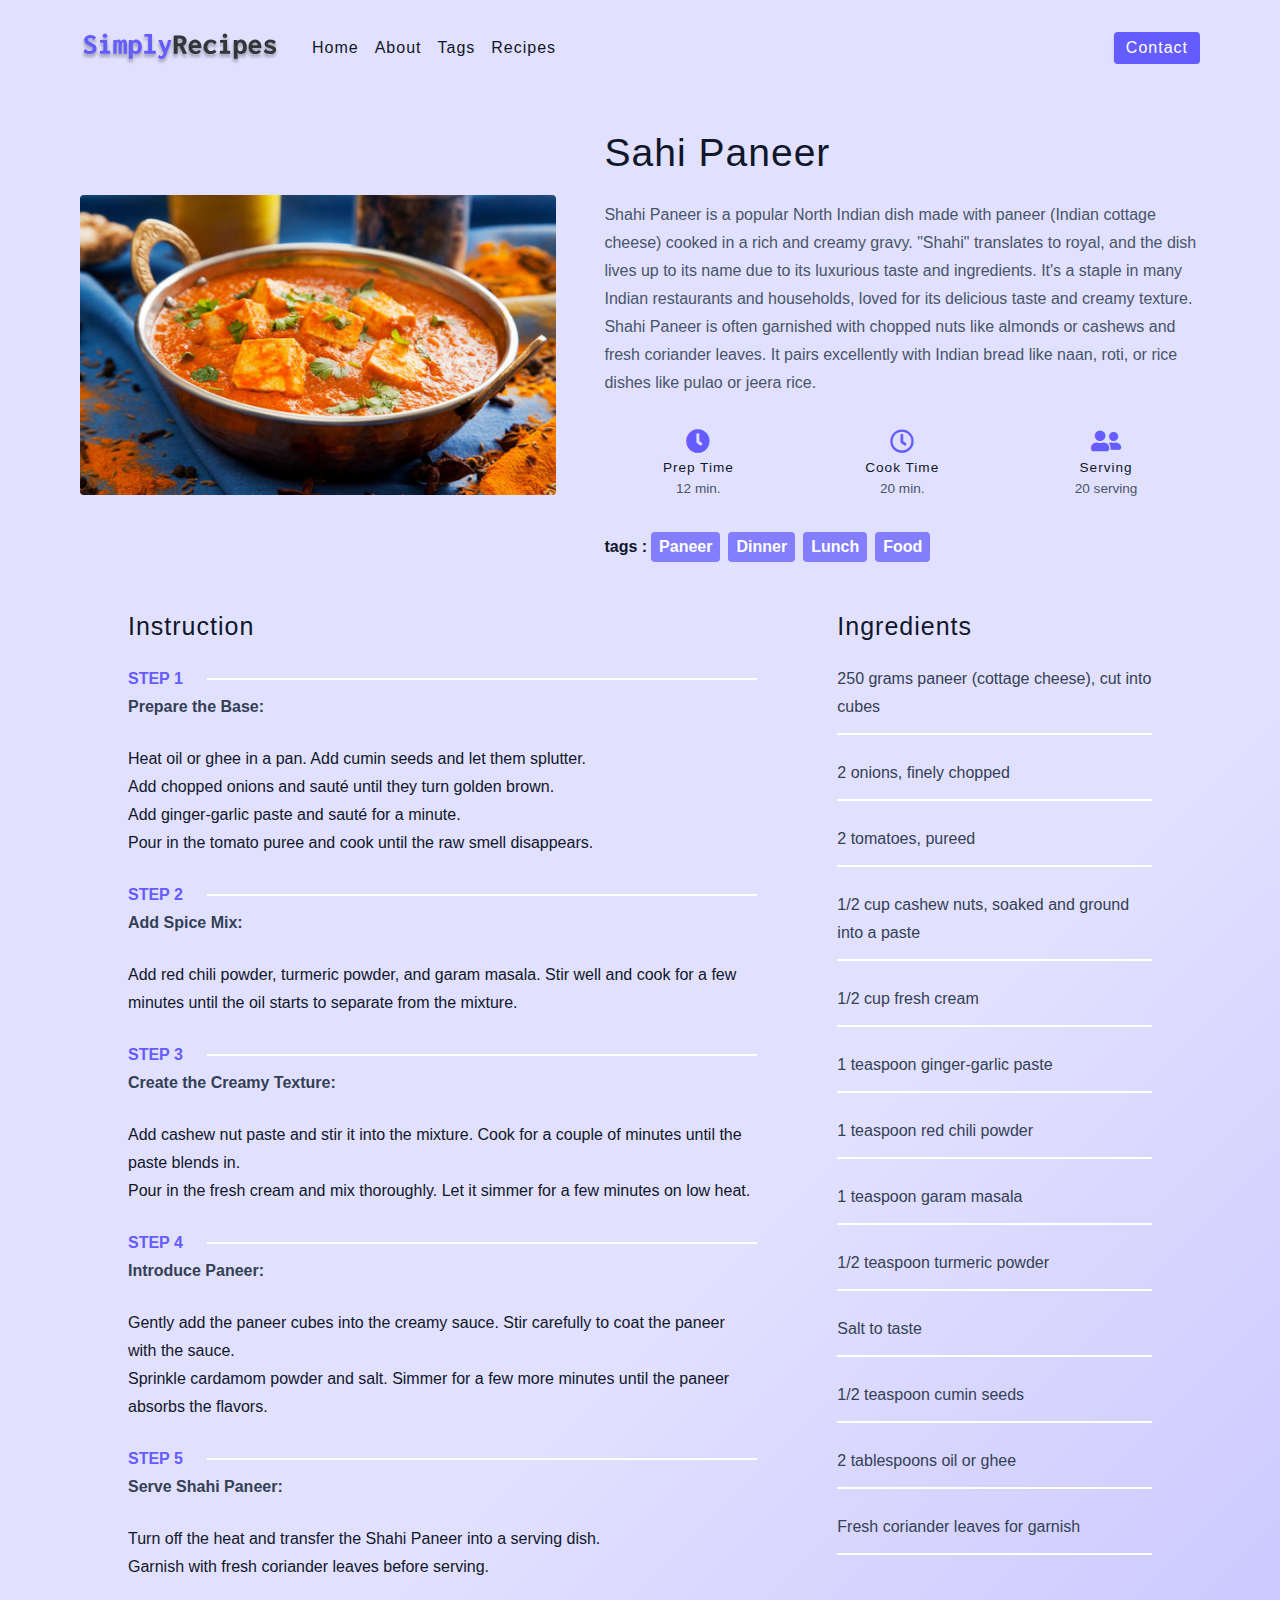
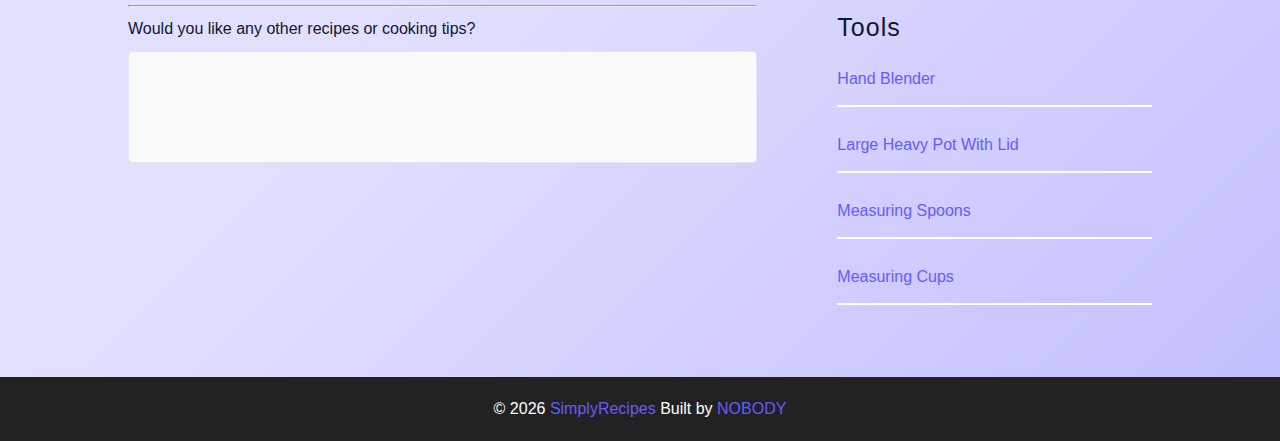
<file: single-recipe4.html>
<!DOCTYPE html>
<html lang="en">
  <head>
    <meta charset="UTF-8" />
    <meta http-equiv="X-UA-Compatible" content="IE=edge" />
    <meta name="viewport" content="width=device-width, initial-scale=1.0" />
    <title>Shahi Paneer</title>
    <!-- favicon -->
    <link rel="shortcut icon" href="./assets/favicon.ico" type="image/x-icon" />
    <!-- normalize -->
    <link rel="stylesheet" href="./css/normalize.css" />
    <!-- font-awesome -->
    <link
      rel="stylesheet"
      href="https://cdnjs.cloudflare.com/ajax/libs/font-awesome/5.14.0/css/all.min.css"
    />
    <!-- main css -->
    <link rel="stylesheet" href="./css/main.css" />
  </head>
  <body>
     <!-- nav -->
     <nav class="navbar">
        <div class="nav-center">
          <!-- header -->
          <div class="nav-header">
            <a href="index.html" class="nav-logo">
              <img src="./assets/logo.svg" alt="simply recipes">
            </a>
            <button type="button" class="btn nav-btn">
              <i class="fas fa-align-justify"></i>
            </button>
          </div>

          <!-- links -->
          <div class="nav-links">
            <a href="index.html" class="nav-link">home</a>
            <a href="about.html" class="nav-link">about</a>
            <a href="tags.html" class="nav-link">tags</a>
            <a href="recipes.html" class="nav-link">recipes</a>
            <div class="nav-link contact-link">
              <a href="contact.html" class="btn">contact</a>

            </div>
             
          </div>
        </div>
      </nav>
     <!-- end of the nav  -->
    <!-- main  -->
    <main class="page">
      <div class="recipe-page">
        <section class="recipe-hero">
          <img src="./assets/recipes/recipe-5.jpg" class="img recipe-hero-img" alt="noodles">
          <article>
            <h2>Sahi Paneer</h2>
            <p>
                Shahi Paneer is a popular North Indian dish made with paneer (Indian cottage cheese) 
                cooked in a rich and creamy gravy. "Shahi" translates to royal, and the dish lives up 
                to its name due to its luxurious taste and ingredients. It's a staple in many Indian restaurants and households, 
                loved for its delicious taste and creamy texture.
                Shahi Paneer is often garnished with chopped nuts like almonds or cashews and fresh coriander leaves. 
                It pairs excellently with Indian bread like naan, roti, or rice dishes like pulao or jeera rice.
            </p>
            <!-- recipe icons  -->
            <div class="recipe-icons">
              <!-- single recipe icon  -->
              <article>
                <i class="fas fa-clock"></i>
                <h5>prep time</h5>
                <p>12 min.</p>
              </article>
               <!-- single recipe icon  -->
               <article>
                <i class="far fa-clock"></i>
                <h5>cook time</h5>
                <p>20 min.</p>
              </article>
               <!-- single recipe icon  -->
               <article>
                <i class="fas fa-user-friends"></i>
                <h5>serving</h5>
                <p>20 serving</p>
              </article>
            </div>
            <!-- recipe tags  -->
            <div class="recipe-tags">
              tags : <a href="tag-template.html">paneer</a>
                     <a href="tag-template.html">dinner</a>
                     <a href="tag-template.html">lunch</a>
                     <a href="tag-template.html">food</a>
            </div>
          </article>
        </section>
        <!-- recipe content  -->
        <section class="recipe-content">
          <article>
            <h4>instruction</h4>
            <!-- single instruction  -->
            <div class="single-instruction">
              <header>
                <p>step 1</p>
                <div></div>
              </header>
              <p>
                <b>Prepare the Base:</b>
                <ul>
                    <li>Heat oil or ghee in a pan. Add cumin seeds and let them splutter.</li>
                    <li>Add chopped onions and sauté until they turn golden brown.</li>
                    <li>Add ginger-garlic paste and sauté for a minute.</li>
                    <li>Pour in the tomato puree and cook until the raw smell disappears.</li>
                </ul>
              </p>
            </div>
             <!-- end of single instruction  -->
             <!-- single instruction  -->
             <div class="single-instruction">
              <header>
                <p>step 2</p>
                <div></div>
              </header>
             <p><b>Add Spice Mix:</b> 
                <ul>
                    <li>Add red chili powder, turmeric powder, and garam masala. Stir well and cook for 
                        a few minutes until the oil starts to separate from the mixture.</li>
                </ul>
               </p>
            </div>
             <!-- end of single instruction  -->
             <!-- single instruction  -->
            <div class="single-instruction">
              <header>
                <p>step 3</p>
                <div></div>
              </header>
              <p>
                <b>Create the Creamy Texture:</b> 
                <ul>
                    <li>Add cashew nut paste and stir it into the mixture. Cook for a
                         couple of minutes until the paste blends in.</li>
                    <li>Pour in the fresh cream and mix thoroughly. Let it simmer for a few minutes on low heat.</li>
                </ul>
              </p>
            </div>
             <!-- end of single instruction  -->
              <!-- single instruction  -->
            <div class="single-instruction">
                <header>
                  <p>step 4</p>
                  <div></div>
                </header>
                <p>
                    <b>Introduce Paneer:</b>
                    <ul>
                        <li>Gently add the paneer cubes into the creamy sauce.
                             Stir carefully to coat the paneer with the sauce.</li>
                        <li>Sprinkle cardamom powder and salt. Simmer for a few more minutes 
                            until the paneer absorbs the flavors.</li>
                    </ul>
                </p>
              </div>
               <!-- end of single instruction  -->
                <!-- single instruction  -->
            <div class="single-instruction">
                <header>
                  <p>step 5</p>
                  <div></div>
                </header>
                <p>
                   <b>Serve Shahi Paneer:</b>
                   <ul>
                    <li>Turn off the heat and transfer the Shahi Paneer into a serving dish.</li>
                    <li>Garnish with fresh coriander leaves before serving.</li>
                   </ul>
                </p>
            </div>
               <!-- end of single instruction  -->
               <hr>
             <!-- comment  -->
            <div class="comment">
                <label for="comment">Would you like any other recipes or cooking tips?
                    <div class="form-row">
                      <label for="text-area" class="form-label"></label>
                      <input type="text" name="text-area" id="text-area" class="form-textarea">
                    </div>
                </label>
              <!-- end of  comment  -->
            </div>
          </article>
          <article class="second-column">
            <div>
              <h4>ingredients</h4>
              <p class="single-ingredient">250 grams paneer (cottage cheese), cut into cubes</p>
              <p class="single-ingredient">2 onions, finely chopped </p>
              <p class="single-ingredient">2 tomatoes, pureed</p>
              <p class="single-ingredient">1/2 cup cashew nuts, soaked and ground into a paste</p>
              <p class="single-ingredient">1/2 cup fresh cream</p>
              <p class="single-ingredient">1 teaspoon ginger-garlic paste</p>
              <p class="single-ingredient">1 teaspoon red chili powder</p>
              <p class="single-ingredient">1 teaspoon garam masala</p>
              <p class="single-ingredient">1/2 teaspoon turmeric powder</p>
              <p class="single-ingredient">Salt to taste</p>
              <p class="single-ingredient">1/2 teaspoon cumin seeds</p>
              <p class="single-ingredient">2 tablespoons oil or ghee </p>
              <p class="single-ingredient">Fresh coriander leaves for garnish</p>
            </div> 
            <div>
              <h4>tools</h4>
              <p class="single-tool">Hand Blender</p>
              <p class="single-tool">Large Heavy Pot With Lid</p>
              <p class="single-tool">Measuring Spoons</p>
              <p class="single-tool">Measuring Cups</p>
            </div>
          </article>
        </section>
      </div>
    </main>
    <!-- end of main   -->
     <!-- footer -->
     <footer class="page-footer">
      <p>
         &copy; <span id="date">2020</span>
         <span class="footer-logo"> SimplyRecipes</span>
          Built by <a href="https://www.google.com">NOBODY</a></p>
     </footer>
     <script src="./js/app.js"></script>
  </body>
</html>
</file>
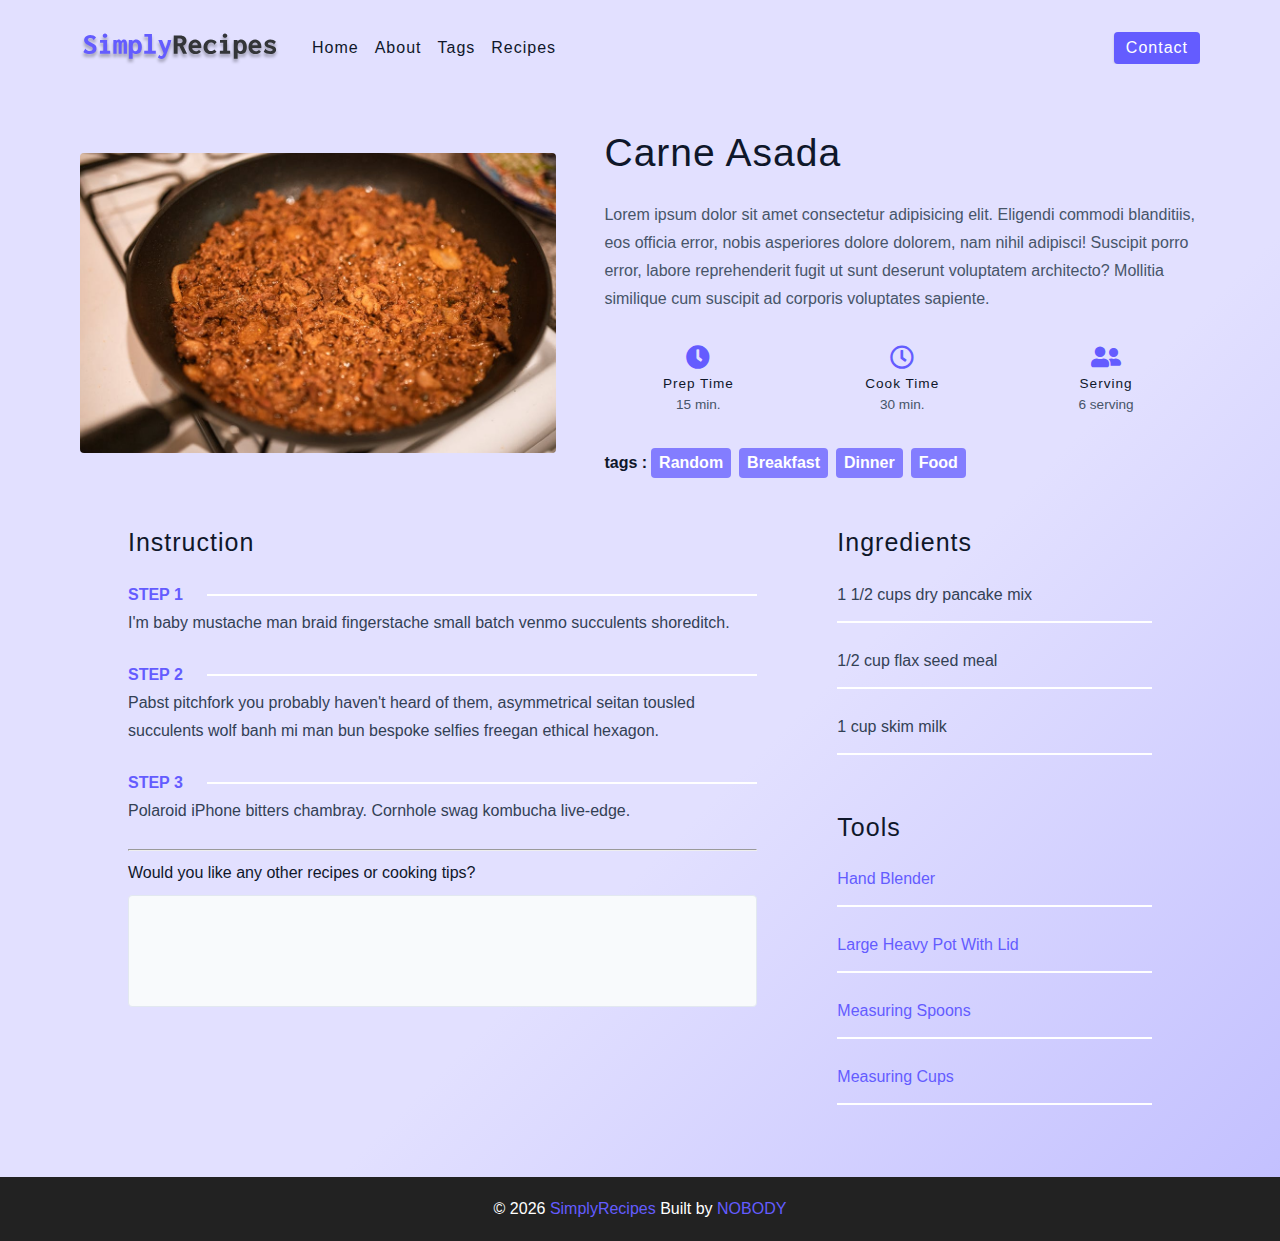
<file: single-recipe5.html>
<!DOCTYPE html>
<html lang="en">
  <head>
    <meta charset="UTF-8" />
    <meta http-equiv="X-UA-Compatible" content="IE=edge" />
    <meta name="viewport" content="width=device-width, initial-scale=1.0" />
    <title>Carne Asada</title>
    <!-- favicon -->
    <link rel="shortcut icon" href="./assets/favicon.ico" type="image/x-icon" />
    <!-- normalize -->
    <link rel="stylesheet" href="./css/normalize.css" />
    <!-- font-awesome -->
    <link
      rel="stylesheet"
      href="https://cdnjs.cloudflare.com/ajax/libs/font-awesome/5.14.0/css/all.min.css"
    />
    <!-- main css -->
    <link rel="stylesheet" href="./css/main.css" />
  </head>
  <body>
     <!-- nav -->
     <nav class="navbar">
        <div class="nav-center">
          <!-- header -->
          <div class="nav-header">
            <a href="index.html" class="nav-logo">
              <img src="./assets/logo.svg" alt="simply recipes">
            </a>
            <button type="button" class="btn nav-btn">
              <i class="fas fa-align-justify"></i>
            </button>
          </div>

          <!-- links -->
          <div class="nav-links">
            <a href="index.html" class="nav-link">home</a>
            <a href="about.html" class="nav-link">about</a>
            <a href="tags.html" class="nav-link">tags</a>
            <a href="recipes.html" class="nav-link">recipes</a>
            <div class="nav-link contact-link">
              <a href="contact.html" class="btn">contact</a>

            </div>
             
          </div>
        </div>
      </nav>
     <!-- end of the nav  -->
    <!-- main  -->
    <main class="page">
      <div class="recipe-page">
        <section class="recipe-hero">
          <img src="./assets/recipes/recipe-1.jpeg" class="img recipe-hero-img" alt="pancakes">
          <article>
            <h2>Carne Asada</h2>
            <p>
              Lorem ipsum dolor sit amet consectetur adipisicing elit. Eligendi 
              commodi blanditiis, eos officia error, nobis asperiores dolore dolorem, 
              nam nihil adipisci! Suscipit porro error, labore reprehenderit fugit ut 
              sunt deserunt voluptatem architecto?
               Mollitia similique cum suscipit ad corporis voluptates sapiente.
            </p>
            <!-- recipe icons  -->
            <div class="recipe-icons">
              <!-- single recipe icon  -->
              <article>
                <i class="fas fa-clock"></i>
                <h5>prep time</h5>
                <p>15 min.</p>
              </article>
               <!-- single recipe icon  -->
               <article>
                <i class="far fa-clock"></i>
                <h5>cook time</h5>
                <p>30 min.</p>
              </article>
               <!-- single recipe icon  -->
               <article>
                <i class="fas fa-user-friends"></i>
                <h5>serving</h5>
                <p>6 serving</p>
              </article>
            </div>
            <!-- recipe tags  -->
            <div class="recipe-tags">
              tags : <a href="tag-template.html">random</a>
                     <a href="tag-template.html">breakfast</a>
                     <a href="tag-template.html">Dinner</a>
                     <a href="tag-template.html">food</a>
            </div>
          </article>
        </section>
        <!-- recipe content  -->
        <section class="recipe-content">
          <article>
            <h4>instruction</h4>
            <!-- single instruction  -->
            <div class="single-instruction">
              <header>
                <p>step 1</p>
                <div></div>
              </header>
              <p>
                I'm baby mustache man braid fingerstache small batch venmo
                succulents shoreditch.
              </p>
            </div>
             <!-- end of single instruction  -->
             <!-- single instruction  -->
             <div class="single-instruction">
              <header>
                <p>step 2</p>
                <div></div>
              </header>
              <p>
                Pabst pitchfork you probably haven't heard of them, asymmetrical
                seitan tousled succulents wolf banh mi man bun bespoke selfies
                freegan ethical hexagon.
              </p>
            </div>
             <!-- end of single instruction  -->
             <!-- single instruction  -->
            <div class="single-instruction">
              <header>
                <p>step 3</p>
                <div></div>
              </header>
              <p>
                Polaroid iPhone bitters chambray. Cornhole swag kombucha
                live-edge.
              </p>
            </div>
             <!-- end of single instruction  -->
             <hr>
                <!-- comment  -->
            <div class="comment">
              <label for="comment">Would you like any other recipes or cooking tips?
                  <div class="form-row">
                    <label for="text-area" class="form-label"></label>
                    <input type="text" name="text-area" id="text-area" class="form-textarea">
                  </div>
              </label>
            <!-- end of  comment  -->
          </article>
          <article class="second-column">
            <div>
              <h4>ingredients</h4>
              <p class="single-ingredient">1 1/2 cups dry pancake mix</p>
              <p class="single-ingredient">1/2 cup flax seed meal</p>
              <p class="single-ingredient">1 cup skim milk</p>
            </div>
            <div>
              <h4>tools</h4>
              <p class="single-tool">Hand Blender</p>
              <p class="single-tool">Large Heavy Pot With Lid</p>
              <p class="single-tool">Measuring Spoons</p>
              <p class="single-tool">Measuring Cups</p>
            </div>
          </article>
        </section>
      </div>
    </main>
    <!-- end of main   -->
     <!-- footer -->
     <footer class="page-footer">
      <p>
         &copy; <span id="date">2020</span>
         <span class="footer-logo"> SimplyRecipes</span>
          Built by <a href="https://www.google.com">NOBODY</a></p>
     </footer>
     <script src="./js/app.js"></script>
  </body>
</html>
</file>
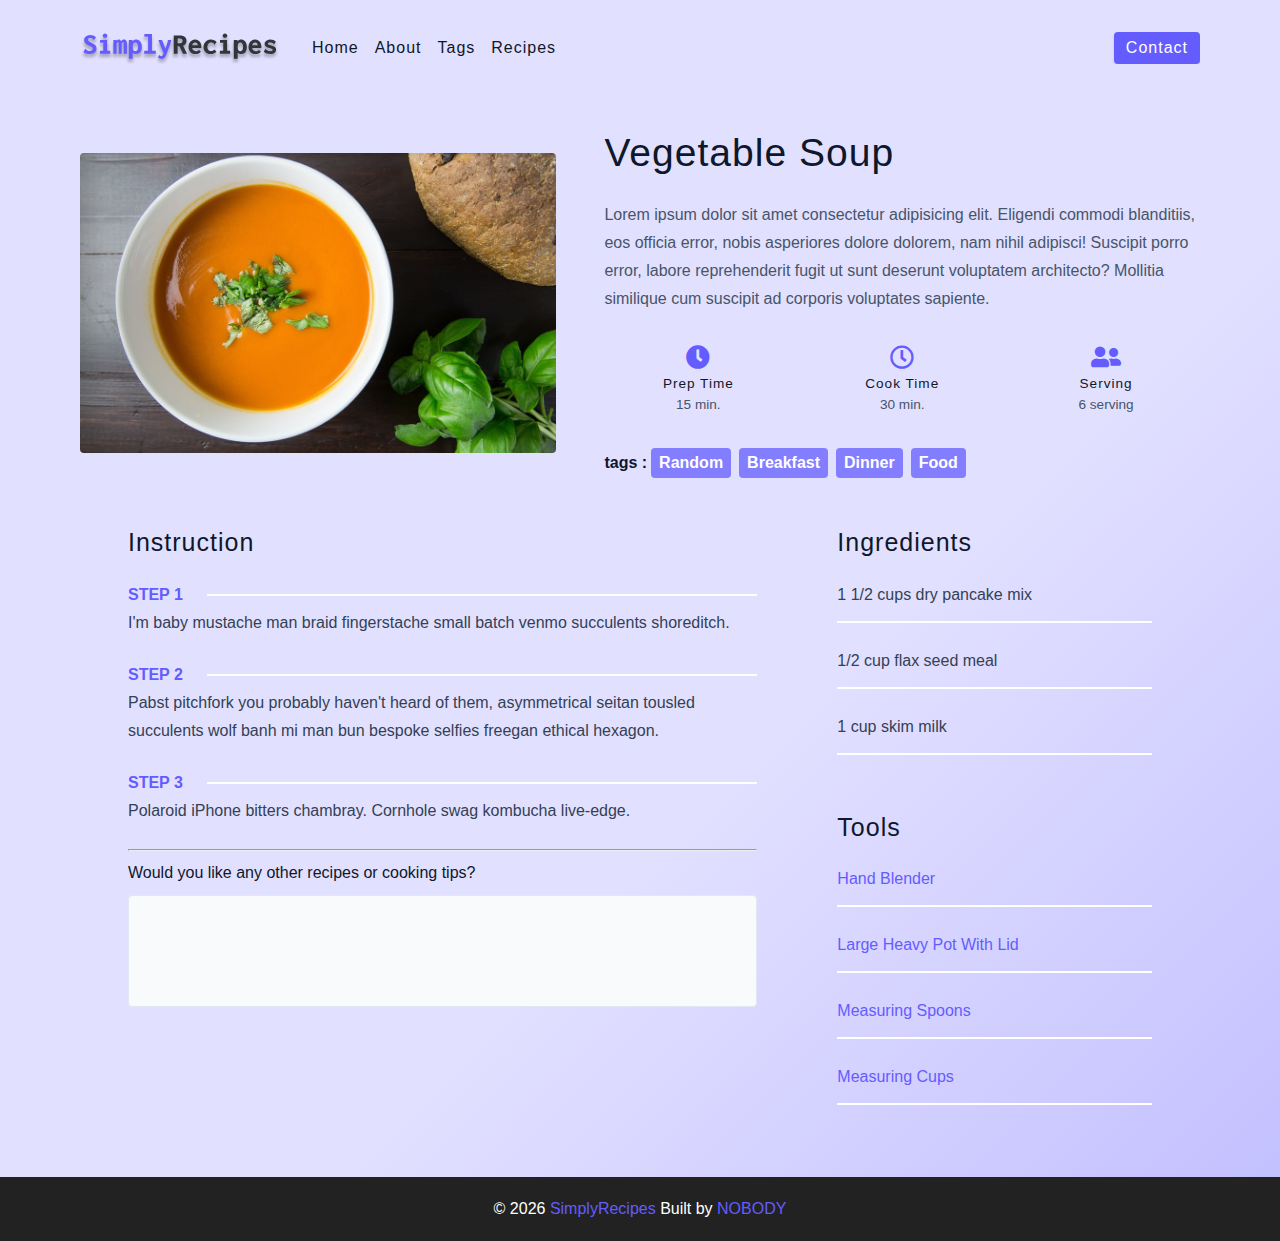
<file: single-recipe6.html>
<!DOCTYPE html>
<html lang="en">
  <head>
    <meta charset="UTF-8" />
    <meta http-equiv="X-UA-Compatible" content="IE=edge" />
    <meta name="viewport" content="width=device-width, initial-scale=1.0" />
    <title>Vegetable Soup</title>
    <!-- favicon -->
    <link rel="shortcut icon" href="./assets/favicon.ico" type="image/x-icon" />
    <!-- normalize -->
    <link rel="stylesheet" href="./css/normalize.css" />
    <!-- font-awesome -->
    <link
      rel="stylesheet"
      href="https://cdnjs.cloudflare.com/ajax/libs/font-awesome/5.14.0/css/all.min.css"
    />
    <!-- main css -->
    <link rel="stylesheet" href="./css/main.css" />
  </head>
  <body>
     <!-- nav -->
     <nav class="navbar">
        <div class="nav-center">
          <!-- header -->
          <div class="nav-header">
            <a href="index.html" class="nav-logo">
              <img src="./assets/logo.svg" alt="simply recipes">
            </a>
            <button type="button" class="btn nav-btn">
              <i class="fas fa-align-justify"></i>
            </button>
          </div>

          <!-- links -->
          <div class="nav-links">
            <a href="index.html" class="nav-link">home</a>
            <a href="about.html" class="nav-link">about</a>
            <a href="tags.html" class="nav-link">tags</a>
            <a href="recipes.html" class="nav-link">recipes</a>
            <div class="nav-link contact-link">
              <a href="contact.html" class="btn">contact</a>

            </div>
             
          </div>
        </div>
      </nav>
     <!-- end of the nav  -->
    <!-- main  -->
    <main class="page">
      <div class="recipe-page">
        <section class="recipe-hero">
          <img src="./assets/recipes/recipe-3.jpeg" class="img recipe-hero-img" alt="pancakes">
          <article>
            <h2>Vegetable Soup </h2>
            <p>
              Lorem ipsum dolor sit amet consectetur adipisicing elit. Eligendi 
              commodi blanditiis, eos officia error, nobis asperiores dolore dolorem, 
              nam nihil adipisci! Suscipit porro error, labore reprehenderit fugit ut 
              sunt deserunt voluptatem architecto?
               Mollitia similique cum suscipit ad corporis voluptates sapiente.
            </p>
            <!-- recipe icons  -->
            <div class="recipe-icons">
              <!-- single recipe icon  -->
              <article>
                <i class="fas fa-clock"></i>
                <h5>prep time</h5>
                <p>15 min.</p>
              </article>
               <!-- single recipe icon  -->
               <article>
                <i class="far fa-clock"></i>
                <h5>cook time</h5>
                <p>30 min.</p>
              </article>
               <!-- single recipe icon  -->
               <article>
                <i class="fas fa-user-friends"></i>
                <h5>serving</h5>
                <p>6 serving</p>
              </article>
            </div>
            <!-- recipe tags  -->
            <div class="recipe-tags">
              tags : <a href="tag-template.html">random</a>
                     <a href="tag-template.html">breakfast</a>
                     <a href="tag-template.html">Dinner</a>
                     <a href="tag-template.html">food</a>
            </div>
          </article>
        </section>
        <!-- recipe content  -->
        <section class="recipe-content">
          <article>
            <h4>instruction</h4>
            <!-- single instruction  -->
            <div class="single-instruction">
              <header>
                <p>step 1</p>
                <div></div>
              </header>
              <p>
                I'm baby mustache man braid fingerstache small batch venmo
                succulents shoreditch.
              </p>
            </div>
             <!-- end of single instruction  -->
             <!-- single instruction  -->
             <div class="single-instruction">
              <header>
                <p>step 2</p>
                <div></div>
              </header>
              <p>
                Pabst pitchfork you probably haven't heard of them, asymmetrical
                seitan tousled succulents wolf banh mi man bun bespoke selfies
                freegan ethical hexagon.
              </p>
            </div>
             <!-- end of single instruction  -->
             <!-- single instruction  -->
            <div class="single-instruction">
              <header>
                <p>step 3</p>
                <div></div>
              </header>
              <p>
                Polaroid iPhone bitters chambray. Cornhole swag kombucha
                live-edge.
              </p>
            </div>
             <!-- end of single instruction  -->
             <hr>
                <!-- comment  -->
            <div class="comment">
              <label for="comment">Would you like any other recipes or cooking tips?
                  <div class="form-row">
                    <label for="text-area" class="form-label"></label>
                    <input type="text" name="text-area" id="text-area" class="form-textarea">
                  </div>
              </label>
            <!-- end of  comment  -->
          </article>
          <article class="second-column">
            <div>
              <h4>ingredients</h4>
              <p class="single-ingredient">1 1/2 cups dry pancake mix</p>
              <p class="single-ingredient">1/2 cup flax seed meal</p>
              <p class="single-ingredient">1 cup skim milk</p>
            </div>
            <div>
              <h4>tools</h4>
              <p class="single-tool">Hand Blender</p>
              <p class="single-tool">Large Heavy Pot With Lid</p>
              <p class="single-tool">Measuring Spoons</p>
              <p class="single-tool">Measuring Cups</p>
            </div>
          </article>
        </section>
      </div>
    </main>
    <!-- end of main   -->
     <!-- footer -->
     <footer class="page-footer">
      <p>
         &copy; <span id="date">2020</span>
         <span class="footer-logo"> SimplyRecipes</span>
          Built by <a href="https://www.google.com">NOBODY</a></p>
     </footer>
     <script src="./js/app.js"></script>
  </body>
</html>
</file>
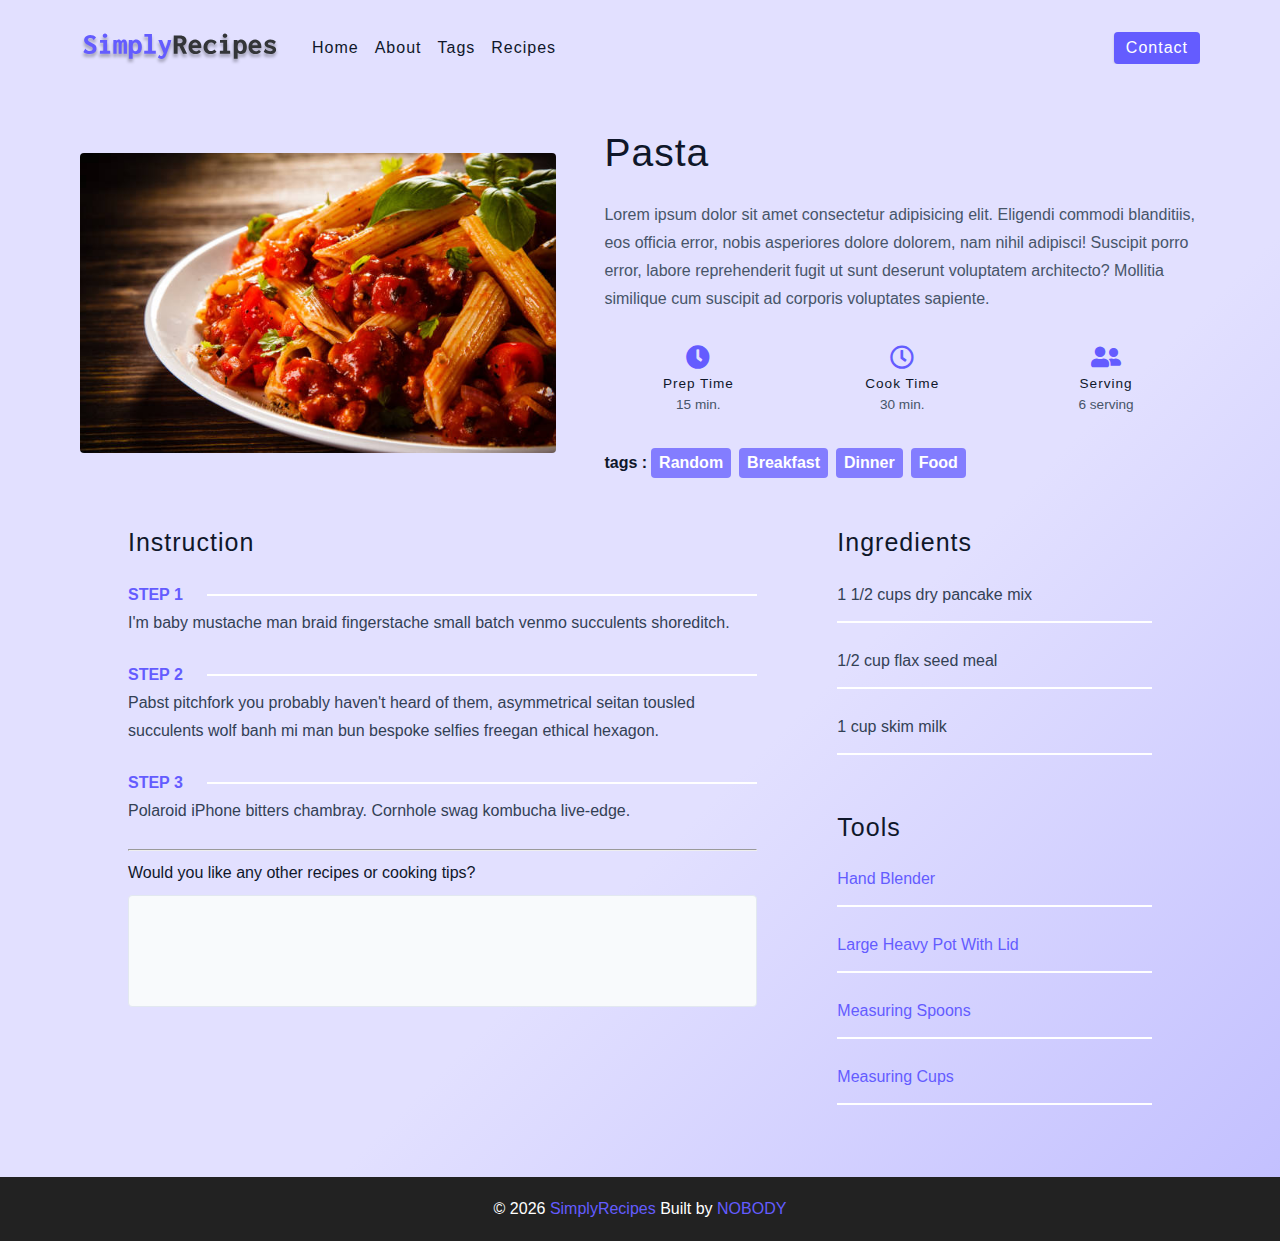
<file: single-recipe7.html>
<!DOCTYPE html>
<html lang="en">
  <head>
    <meta charset="UTF-8" />
    <meta http-equiv="X-UA-Compatible" content="IE=edge" />
    <meta name="viewport" content="width=device-width, initial-scale=1.0" />
    <title>Pasta</title>
    <!-- favicon -->
    <link rel="shortcut icon" href="./assets/favicon.ico" type="image/x-icon" />
    <!-- normalize -->
    <link rel="stylesheet" href="./css/normalize.css" />
    <!-- font-awesome -->
    <link
      rel="stylesheet"
      href="https://cdnjs.cloudflare.com/ajax/libs/font-awesome/5.14.0/css/all.min.css"
    />
    <!-- main css -->
    <link rel="stylesheet" href="./css/main.css" />
  </head>
  <body>
     <!-- nav -->
     <nav class="navbar">
        <div class="nav-center">
          <!-- header -->
          <div class="nav-header">
            <a href="index.html" class="nav-logo">
              <img src="./assets/logo.svg" alt="simply recipes">
            </a>
            <button type="button" class="btn nav-btn">
              <i class="fas fa-align-justify"></i>
            </button>
          </div>

          <!-- links -->
          <div class="nav-links">
            <a href="index.html" class="nav-link">home</a>
            <a href="about.html" class="nav-link">about</a>
            <a href="tags.html" class="nav-link">tags</a>
            <a href="recipes.html" class="nav-link">recipes</a>
            <div class="nav-link contact-link">
              <a href="contact.html" class="btn">contact</a>

            </div>
             
          </div>
        </div>
      </nav>
     <!-- end of the nav  -->
    <!-- main  -->
    <main class="page">
      <div class="recipe-page">
        <section class="recipe-hero">
          <img src="./assets/recipes/recipe-6.jpg" class="img recipe-hero-img" alt="pancakes">
          <article>
            <h2>Pasta</h2>
            <p>
              Lorem ipsum dolor sit amet consectetur adipisicing elit. Eligendi 
              commodi blanditiis, eos officia error, nobis asperiores dolore dolorem, 
              nam nihil adipisci! Suscipit porro error, labore reprehenderit fugit ut 
              sunt deserunt voluptatem architecto?
               Mollitia similique cum suscipit ad corporis voluptates sapiente.
            </p>
            <!-- recipe icons  -->
            <div class="recipe-icons">
              <!-- single recipe icon  -->
              <article>
                <i class="fas fa-clock"></i>
                <h5>prep time</h5>
                <p>15 min.</p>
              </article>
               <!-- single recipe icon  -->
               <article>
                <i class="far fa-clock"></i>
                <h5>cook time</h5>
                <p>30 min.</p>
              </article>
               <!-- single recipe icon  -->
               <article>
                <i class="fas fa-user-friends"></i>
                <h5>serving</h5>
                <p>6 serving</p>
              </article>
            </div>
            <!-- recipe tags  -->
            <div class="recipe-tags">
              tags : <a href="tag-template.html">random</a>
                     <a href="tag-template.html">breakfast</a>
                     <a href="tag-template.html">Dinner</a>
                     <a href="tag-template.html">food</a>
            </div>
          </article>
        </section>
        <!-- recipe content  -->
        <section class="recipe-content">
          <article>
            <h4>instruction</h4>
            <!-- single instruction  -->
            <div class="single-instruction">
              <header>
                <p>step 1</p>
                <div></div>
              </header>
              <p>
                I'm baby mustache man braid fingerstache small batch venmo
                succulents shoreditch.
              </p>
            </div>
             <!-- end of single instruction  -->
             <!-- single instruction  -->
             <div class="single-instruction">
              <header>
                <p>step 2</p>
                <div></div>
              </header>
              <p>
                Pabst pitchfork you probably haven't heard of them, asymmetrical
                seitan tousled succulents wolf banh mi man bun bespoke selfies
                freegan ethical hexagon.
              </p>
            </div>
             <!-- end of single instruction  -->
             <!-- single instruction  -->
            <div class="single-instruction">
              <header>
                <p>step 3</p>
                <div></div>
              </header>
              <p>
                Polaroid iPhone bitters chambray. Cornhole swag kombucha
                live-edge.
              </p>
            </div>
             <!-- end of single instruction  -->
             <hr>
                <!-- comment  -->
            <div class="comment">
              <label for="comment">Would you like any other recipes or cooking tips?
                  <div class="form-row">
                    <label for="text-area" class="form-label"></label>
                    <input type="text" name="text-area" id="text-area" class="form-textarea">
                  </div>
              </label>
            <!-- end of  comment  -->
          </article>
          <article class="second-column">
            <div>
              <h4>ingredients</h4>
              <p class="single-ingredient">1 1/2 cups dry pancake mix</p>
              <p class="single-ingredient">1/2 cup flax seed meal</p>
              <p class="single-ingredient">1 cup skim milk</p>
            </div>
            <div>
              <h4>tools</h4>
              <p class="single-tool">Hand Blender</p>
              <p class="single-tool">Large Heavy Pot With Lid</p>
              <p class="single-tool">Measuring Spoons</p>
              <p class="single-tool">Measuring Cups</p>
            </div>
          </article>
        </section>
      </div>
    </main>
    <!-- end of main   -->
     <!-- footer -->
     <footer class="page-footer">
      <p>
         &copy; <span id="date">2020</span>
         <span class="footer-logo"> SimplyRecipes</span>
          Built by <a href="https://www.google.com">NOBODY</a></p>
     </footer>
     <script src="./js/app.js"></script>
  </body>
</html>
</file>
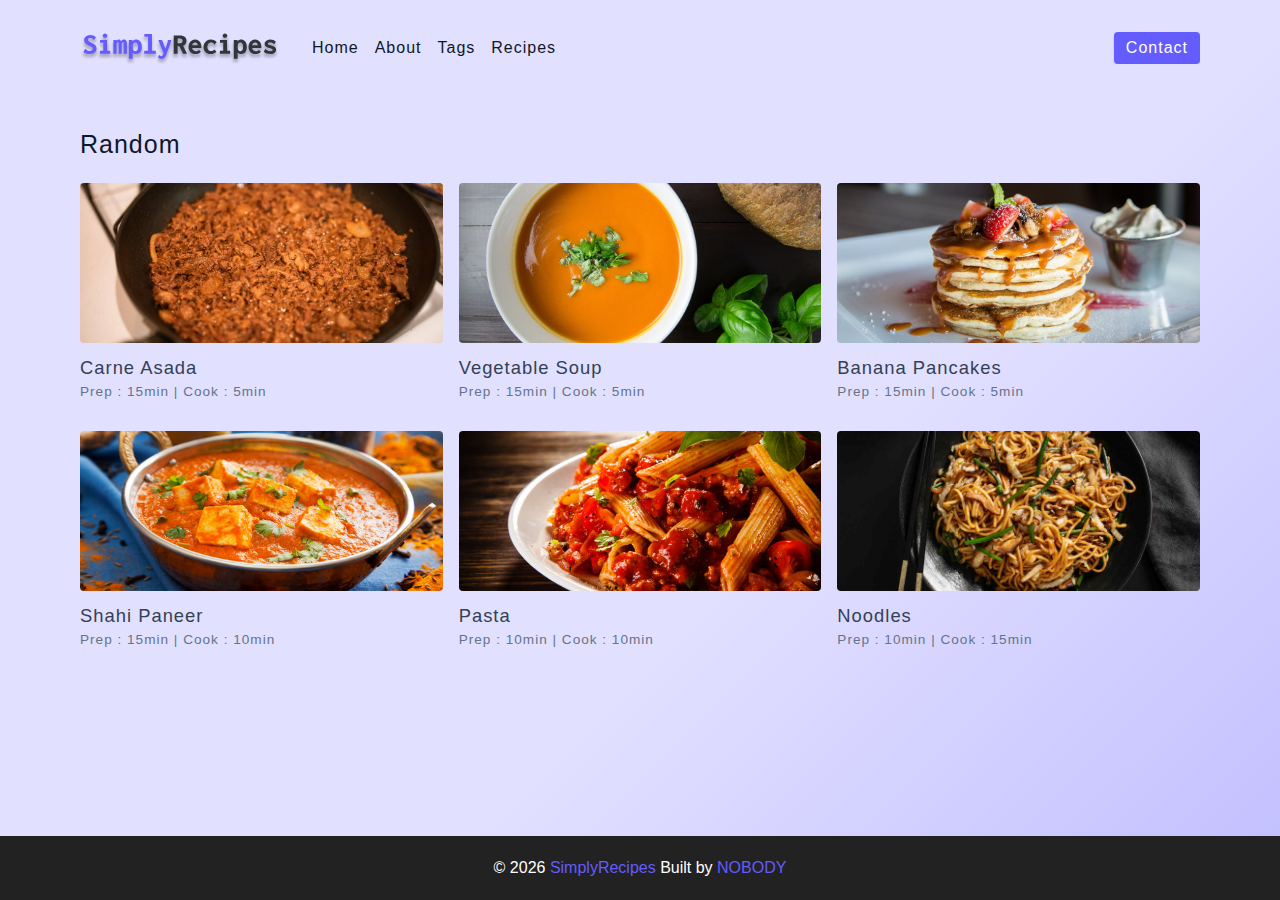
<file: tag-template.html>
<!DOCTYPE html>
<html lang="en">
  <head>
    <meta charset="UTF-8" />
    <meta http-equiv="X-UA-Compatible" content="IE=edge" />
    <meta name="viewport" content="width=device-width, initial-scale=1.0" />
    <title>Beff || stater</title>
    <!-- favicon -->
    <link rel="shortcut icon" href="./assets/favicon.ico" type="image/x-icon" />
    <!-- normalize -->
    <link rel="stylesheet" href="./css/normalize.css" />
    <!-- font-awesome -->
    <link
      rel="stylesheet"
      href="https://cdnjs.cloudflare.com/ajax/libs/font-awesome/5.14.0/css/all.min.css"
    />
    <!-- main css -->
    <link rel="stylesheet" href="./css/main.css" />
  </head>
  <body>
     <!-- nav -->
     <div class="navbar">
        <div class="nav-center">
          <!-- header -->
          <div class="nav-header">
            <a href="index.html" class="nav-logo">
              <img src="./assets/logo.svg" alt="simply recipes">
            </a>
            <button type="button" class="btn nav-btn">
              <i class="fas fa-align-justify"></i>
            </button>
          </div>

          <!-- links -->
          <div class="nav-links">
            <a href="index.html" class="nav-link">home</a>
            <a href="about.html" class="nav-link">about</a>
            <a href="tags.html" class="nav-link">tags</a>
            <a href="recipes.html" class="nav-link">recipes</a>
            <div class="nav-link contact-link">
              <a href="contact.html" class="btn">contact</a>

            </div>
             
          </div>
        </div>
     </div>
     <!-- end of the nav  -->
     <!-- main  -->
     <main class="page">
     <div>
      <h4>Random</h4>
      <!-- recipe list -->
      <div class="recipes-list">
        <!-- single recipe  -->
        <a href="single-recipe5.html" class="recipe">
         <img src="./assets/recipes/recipe-1.jpeg" alt="food" class="img recipe-img">
         <h5>carne asada</h5>
         <p>Prep : 15min | Cook : 5min</p>
        </a>
        <!-- end of single recipe  -->

           <!-- single recipe  -->
        <a href="single-recipe6.html" class="recipe">
         <img src="./assets/recipes/recipe-3.jpeg" alt="food" class="img recipe-img">
         <h5>Vegetable soup</h5>
         <p>Prep : 15min | Cook : 5min</p>
        </a>
        <!-- end of single recipe  -->
           <!-- single recipe  -->
        <a href="single-recipe.html" class="recipe">
         <img src="./assets/recipes/recipe-4.jpeg" alt="food" class="img recipe-img">
         <h5>Banana pancakes</h5>
         <p>Prep : 15min | Cook : 5min</p>
        </a>
        <!-- end of single recipe  -->
         <!-- single recipe  -->
         <a href="single-recipe4.html" class="recipe">
          <img src="./assets/recipes/recipe-5.jpg" alt="food" class="img recipe-img">
          <h5>shahi paneer</h5>
          <p>Prep : 15min | Cook : 10min</p>
         </a>
         <!-- end of single recipe  -->
          <!-- single recipe  -->
       <a href="single-recipe7.html" class="recipe">
        <img src="./assets/recipes/recipe-6.jpg" alt="food" class="img recipe-img">
        <h5>pasta</h5>
        <p>Prep : 10min | Cook : 10min</p>
       </a>
       <!-- end of single recipe  -->
        <!-- single recipe  -->
        <a href="single-recipe2.html" class="recipe">
          <img src="./assets/recipes/recipe-7.jpg" alt="food" class="img recipe-img">
          <h5>noodles</h5>
          <p>Prep : 10min | Cook : 15min</p>
         </a>
         <!-- end of single recipe  -->
     
     </div>
     <!-- end of recipe list -->
     </div>
     </main>
     <!-- end of the main  -->
     <!-- footer -->
     <footer class="page-footer">
      <p>
         &copy; <span id="date">2020</span>
         <span class="footer-logo"> SimplyRecipes</span>
          Built by <a href="https://www.google.com">NOBODY</a></p>
     </footer>
     <script src="./js/app.js"></script>
  </body>
</html>
</file>
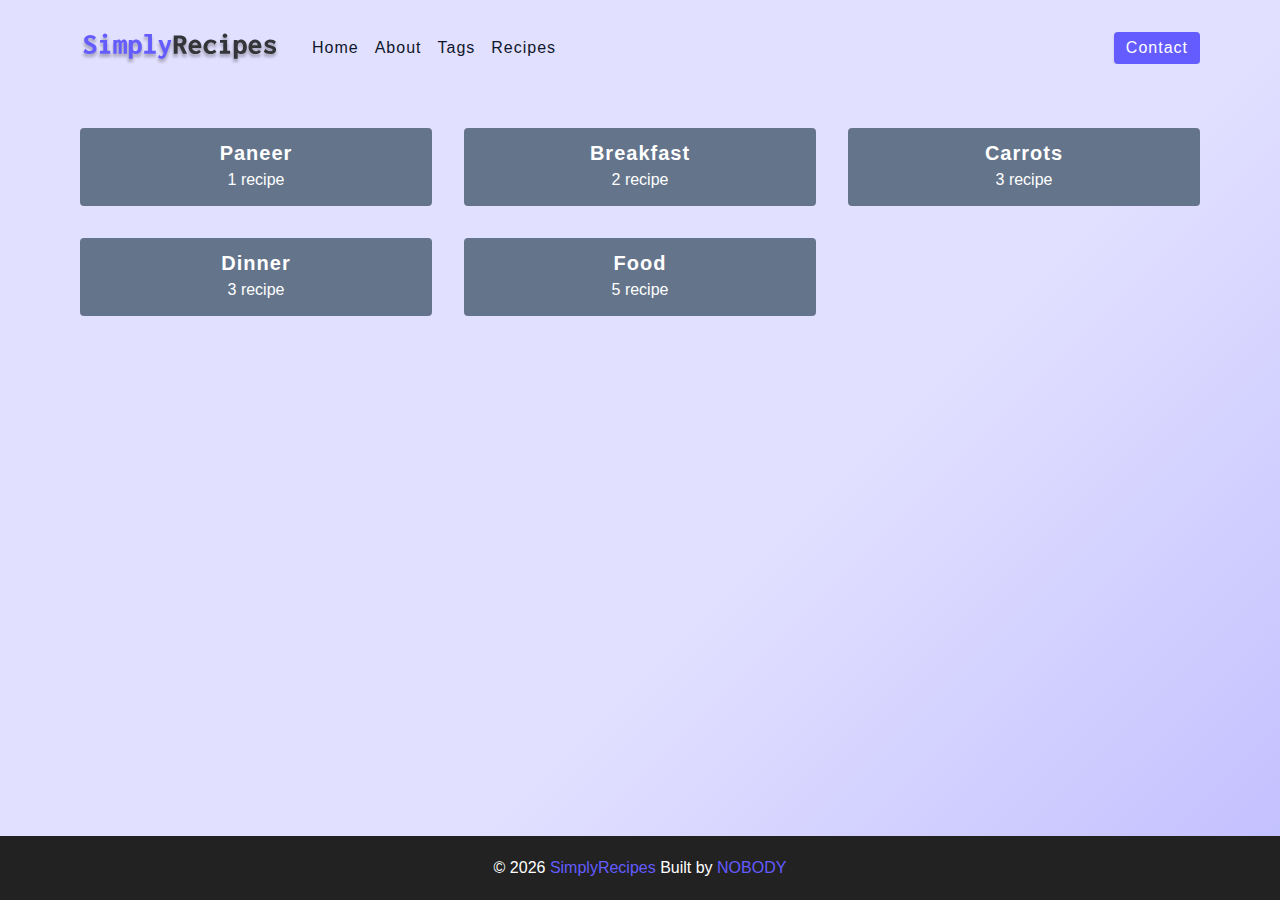
<file: tags.html>
<!DOCTYPE html>
<html lang="en">
  <head>
    <meta charset="UTF-8" />
    <meta http-equiv="X-UA-Compatible" content="IE=edge" />
    <meta name="viewport" content="width=device-width, initial-scale=1.0" />
    <title>Tag Page</title>
    <!-- favicon -->
    <link rel="shortcut icon" href="./assets/favicon.ico" type="image/x-icon" />
    <!-- normalize -->
    <link rel="stylesheet" href="./css/normalize.css" />
    <!-- font-awesome -->
    <link
      rel="stylesheet"
      href="https://cdnjs.cloudflare.com/ajax/libs/font-awesome/5.14.0/css/all.min.css"
    />
    <!-- main css -->
    <link rel="stylesheet" href="./css/main.css" />
  </head>
  <body>
     <!-- nav -->
     <div class="navbar">
        <div class="nav-center">
          <!-- header -->
          <div class="nav-header">
            <a href="index.html" class="nav-logo">
              <img src="./assets/logo.svg" alt="simply recipes">
            </a>
            <button type="button" class="btn nav-btn">
              <i class="fas fa-align-justify"></i>
            </button>
          </div>

          <!-- links -->
          <div class="nav-links">
            <a href="index.html" class="nav-link">home</a>
            <a href="about.html" class="nav-link">about</a>
            <a href="tags.html" class="nav-link">tags</a>
            <a href="recipes.html" class="nav-link">recipes</a>
            <div class="nav-link contact-link">
              <a href="contact.html" class="btn">contact</a>

            </div>
             
          </div>
        </div>
     </div>
     <!-- end of the nav  -->
     <!-- main  -->
     <main class="page">
      
        <section class="tags-wrapper">
          <!-- single tag   -->
          <a href="tag-template.html" class="tag">
            <h5>Paneer</h5>
            <p>1 recipe</p>
          </a>
          <!-- end of single tag   -->
           <!-- single tag   -->
           <a href="tag-template.html" class="tag">
            <h5>breakfast</h5>
            <p>2 recipe</p>
          </a>
          <!-- end of single tag   -->
           <!-- single tag   -->
           <a href="tag-template.html" class="tag">
            <h5>carrots</h5>
            <p>3 recipe</p>
          </a>
          <!-- end of single tag   -->
           <!-- single tag   -->
           <a href="tag-template.html" class="tag">
            <h5>dinner</h5>
            <p>3 recipe</p>
          </a>
          <!-- end of single tag   -->
           <!-- single tag   -->
           <a href="tag-template.html" class="tag">
            <h5>food</h5>
            <p>5 recipe</p>
          </a>
          <!-- end of single tag   -->
        </section>


     </main>
     <!-- end of the main  -->
     <!-- footer -->
     <footer class="page-footer">
      <p>
         &copy; <span id="date">2020</span>
         <span class="footer-logo"> SimplyRecipes</span>
          Built by <a href="https://www.google.com">NOBODY</a></p>
     </footer>
     <script src="./js/app.js"></script>
  </body>
</html>
</file>
<file: css/main.css>
*,
::after,
::before {
  box-sizing: border-box;
}
/* fonts */

@import url('https://fonts.googleapis.com/css2?family=Roboto:wght@400;500;600&family=Montserrat&display=swap');
html {
  font-size: 100%;
} /*16px*/

:root {
  /* colors */
  --primary-100: #e2e0ff;
  --primary-200: #c1beff;
  --primary-300: #a29dff;
  --primary-400: #837dff;
  --primary-500: #645cff;
  --primary-600: #504acc;
  --primary-700: #3c3799;
  --primary-800: #282566;
  --primary-900: #141233;

  /* grey */
  --grey-50: #f8fafc;
  --grey-100: #f1f5f9;
  --grey-200: #e2e8f0;
  --grey-300: #cbd5e1;
  --grey-400: #94a3b8;
  --grey-500: #64748b;
  --grey-600: #475569;
  --grey-700: #334155;
  --grey-800: #1e293b;
  --grey-900: #0f172a;
  /* rest of the colors */
  --black: #222;
  --white: #fff;
  --red-light: #f8d7da;
  --red-dark: #842029;
  --green-light: #d1e7dd;
  --green-dark: #0f5132;

  /* fonts  */
  --headingFont: 'Roboto', sans-serif;
  --bodyFont: 'Nunito', sans-serif;
  --smallText: 0.7em;
  /* rest of the vars */
  --backgroundColor: var(--grey-50);
  --textColor: var(--grey-900);
  --borderRadius: 0.25rem;
  --letterSpacing: 1px;
  --transition: 0.3s ease-in-out all;
  --max-width: 1120px;
  --fixed-width: 600px;

  /* box shadow*/
  --shadow-1: 0 1px 3px 0 rgba(0, 0, 0, 0.1), 0 1px 2px 0 rgba(0, 0, 0, 0.06);
  --shadow-2: 0 4px 6px -1px rgba(0, 0, 0, 0.1),
    0 2px 4px -1px rgba(0, 0, 0, 0.06);
  --shadow-3: 0 10px 15px -3px rgba(0, 0, 0, 0.1),
    0 4px 6px -2px rgba(0, 0, 0, 0.05);
  --shadow-4: 0 20px 25px -5px rgba(0, 0, 0, 0.1),
    0 10px 10px -5px rgba(0, 0, 0, 0.04);
}

body {
  background: linear-gradient(135deg, #e2e0ff 60%, #c1beff);
  font-family: var(--bodyFont);
  font-weight: 400;
  line-height: 1.75;
  color: var(--textColor);
}

p {
  margin-top: 0;
  margin-bottom: 1.5rem;
  max-width: 40em;
}

h1,
h2,
h3,
h4,
h5 {
  margin: 0;
  margin-bottom: 1.38rem;
  font-family: var(--headingFont);
  font-weight: 400;
  line-height: 1.3;
  text-transform: capitalize;
  letter-spacing: var(--letterSpacing);
}

h1 {
  margin-top: 0;
  font-size: 3.052rem;
}

h2 {
  font-size: 2.441rem;
}

h3 {
  font-size: 1.953rem;
}

h4 {
  font-size: 1.563rem;
}

h5 {
  font-size: 1.25rem;
}

small,
.text-small {
  font-size: var(--smallText);
}

a {
  text-decoration: none;
}
ul {
  list-style-type: none;
  padding: 0;
}

.img {
  width: 100%;
  display: block;
  object-fit: cover;
}
/* buttons */

.btn {
  cursor: pointer;
  color: var(--white);
  background: var(--primary-500);
  border: transparent;
  border-radius: var(--borderRadius);
  letter-spacing: var(--letterSpacing);
  padding: 0.375rem 0.75rem;
  box-shadow: var(--shadow-1);
  transition: var(--transtion);
  text-transform: capitalize;
  display: inline-block;
}
.btn:hover {
  background: var(--primary-700);
  box-shadow: var(--shadow-3);
}
.btn-hipster {
  color: var(--primary-500);
  background: var(--primary-200);
}
.btn-hipster:hover {
  color: var(--primary-200);
  background: var(--primary-700);
}
.btn-block {
  width: 100%;
}

/* alerts */
.alert {
  padding: 0.375rem 0.75rem;
  margin-bottom: 1rem;
  border-color: transparent;
  border-radius: var(--borderRadius);
}

.alert-danger {
  color: var(--red-dark);
  background: var(--red-light);
}
.alert-success {
  color: var(--green-dark);
  background: var(--green-light);
}
/* form */

.form {
  width: 90vw;
  max-width: var(--fixed-width);
  background: var(--white);
  border-radius: var(--borderRadius);
  box-shadow: var(--shadow-2);
  padding: 2rem 2.5rem;
  margin: 3rem auto;
}
.form-label {
  display: block;
  font-size: var(--smallText);
  margin-bottom: 0.5rem;
  text-transform: capitalize;
  letter-spacing: var(--letterSpacing);
}
.form-input,
.form-textarea {
  width: 100%;
  padding: 0.375rem 0.75rem;
  border-radius: var(--borderRadius);
  background: var(--backgroundColor);
  border: 1px solid var(--grey-200);
}

.form-row {
  margin-bottom: 1rem;
}

.form-textarea {
  height: 7rem;
}
::placeholder {
  font-family: inherit;
  color: var(--grey-400);
}
.form-alert {
  color: var(--red-dark);
  letter-spacing: var(--letterSpacing);
  text-transform: capitalize;
}
/* alert */

@keyframes spinner {
  to {
    transform: rotate(360deg);
  }
}

.loading {
  width: 6rem;
  height: 6rem;
  border: 5px solid var(--grey-400);
  border-radius: 50%;
  border-top-color: var(--primary-500);
  animation: spinner 0.6s linear infinite;
}
.loading {
  margin: 0 auto;
}
/* title */

.title {
  text-align: center;
}

.title-underline {
  background: var(--primary-500);
  width: 7rem;
  height: 0.25rem;
  margin: 0 auto;
  margin-top: -1rem;
}

/*
=============== 
Navbar
===============
*/

.navbar {
  display: flex;
  justify-content: center;
  align-items: center;
  /* background-color: blue; */
}

.nav-center {
  width: 90vw;
  max-width: var(--max-width);
  /* background: red; */
}

.nav-header {
  height: 6rem;
  display: flex;
  justify-content: space-between;
  align-items: center;

}

.nav-logo {
  display: flex;
  align-items: center;
}

.nav-header img {
  width: 200px;
}

.nav-btn {
  padding: 0.15rem 0.75rem;
}

.nav-btn i {
  font-size: 1.25rem;
}

.nav-links {
  display: flex;
  flex-direction: column;
  /* todo */
  height: 0;
  overflow: hidden;
  transition: var(--transition);
}

.show-links {
  height: 310px;
}

.nav-link {
  display: block;
  text-align: center;
  text-transform: capitalize;
  color: var(--grey-900);
  letter-spacing: var(--letterSpacing);
  padding: 0.5rem 0;
  border-top: 1px solid var(--grey-500);
  transition: var(--transition);
}

.nav-link:hover {
  color: var(--primary-500);
}

.contact-link a {
  padding: 0.15rem 0.75rem;
}


@media screen and (min-width:650px){
  .nav-btn {
    display: none;
  }
  .navbar {
    height: 6rem;
  }
  .nav-center {
    display: flex;
    align-items: center;
  }
  .nav-header {
    height: auto;
    margin-right: 2rem;
  }
  .nav-links {
    height: auto;
    flex-direction: row;
    align-items: center;
    width: 100%;
  }
  .nav-link {
    padding: 0;
    border-top: none;
    margin-right: 1rem;
    font-size: 1rem;
  }
  .contact-link {
    margin-right: 0;
    margin-left: auto;
  }
}

/*
=============== 
Page
===============
*/
.page {
  /* background-color: rebeccapurple; */
  width: 90vw;
  max-width: var(--max-width);
  margin: 0 auto;
  padding-top: 2rem;
  min-height: calc(100vh - (6rem + 4rem));
}


/*
=============== 
Footer
===============
*/
.page-footer {
  height: 4rem;
  background: var(--black);
  color: var(--white);
  display: flex;
  align-items: center;
  justify-content: center;
}

.page-footer p {
  margin-bottom: 0;
}

.footer-logo, .page-footer a {
  color: var(--primary-500)
}

/*
=============== 
Hero
===============
*/

.hero {
  height: 40vh;
  background: url('../assets/main.jpeg') center/cover no-repeat;
  margin-bottom: 2rem;
  border-radius: var(--borderRadius);
  position: relative;
}

.hero-container {
  position: absolute;
  width: 100%;
  height: 100%;
  top: 0;
  left: 0;
  background: rgba(0, 0, 0, 0.4);
  border-radius: var(--borderRadius);
  display: flex;
  align-items: center;
  justify-content: center;
}

.hero-text {
  color: var(--white);
  margin: auto;
  text-align: center;
}

@media screen and (min-width: 769px) {
  .hero-text {
    font-size: 4rem;
  }
  
}


/*
=============== 
Recipes
===============
*/
.recipes-container {
  display: grid;
  gap: 2rem 1rem;
}

.tags-container {
  order: 1;
  display: flex;
  flex-direction: column;
  padding-bottom: 3rem;
}

.recipes-list {
  display: grid;
  gap: 2rem 1rem;
  padding-bottom: 3rem;
}

.tags-container h4 {
  margin-bottom: 0.5rem;
  font-weight: 500;
}

.tags-list {
  display: grid;
  grid-template-columns: 1fr 1fr 1fr;
}

.tags-list a {
  text-transform: capitalize;
  display: block;
  color: var(--grey-500);
  transition: var(--transition);
}

.tags-list a:hover {
  color: var(--primary-500);
}

.recipe {
  display: block;
}

.recipe-img {
  height: 15rem;
  border-radius: var(--borderRadius);
  margin-bottom: 1rem;
}

.recipe h5 {
  margin-bottom: 0;
  line-height: 1;
  color: var(--grey-700);
}

.recipes-list a img:hover {
  scale: 1.02;
  transition: var(--transition);
}

.recipe p {
  margin-bottom: 0;
  line-height: 1;
  margin-top: 0.5rem;
  color: var(--grey-500);
  letter-spacing: var(--letterSpacing);
}

@media screen and (min-width: 650px) {
  .recipes-list {
    grid-template-columns: 1fr 1fr;
  }

  .recipe-img {
    height: 10rem;
  }
}

@media screen and (min-width: 950px) {
  .recipes-container {
    grid-template-columns: 200px 1fr;
  }

  .tags-container {
    order: 0;
  }

  .tags-list {
    grid-template-columns: 1fr;
  }

  .recipe p {
    font-size: 0.85rem;
  }

}

@media screen and (min-width: 1200px) {
  .recipes-list {
    grid-template-columns: 1fr 1fr 1fr;
  }

  .recipe h5 {
    font-size: 1.15rem;
  }

  .recipe p {
    font-size: 0.85rem;
  }
}

/*
=============== 
Error
===============
*/
  .error-page {
    text-align: center;
    padding-top: 5rem;
  }

  .error-page h1 {
    font-size: 9rem;
  }
/*
=============== 
About
===============
*/

.about-page h2 {
  text-transform: none;
  font-size: bold;
}

.about-page {
  display: grid;
  gap: 2rem 4rem;
  padding-bottom: 3rem;
}

.about-img {
  border-radius: var(--borderRadius);
  height: 300px;
}

@media screen and (min-width: 950px) {
  .about-page {
    grid-template-columns: 1fr 1fr;
    grid-template-rows: 400px;
    align-items: center;
  }

  .about-img {
    height: 100%;
  }
}

.featured-title {
  text-align: center;
}
/*
=============== 
Contact page
===============
*/
.contact-form {
  width: 100%;
  margin: 0;
}

.contact-container {
  display: grid;
  gap: 2rem 3rem;
  padding-bottom: 3rem;
}

@media screen and (min-width:950px){
  .contact-container {
    grid-template-columns: 1fr 450px;
    align-items: center;
  }
}

/*
=============== 
Tags page
===============
*/

.tags-wrapper {
  display: grid;
  gap: 2rem;
  padding-bottom: 3rem;
}

.tag {
  background: var(--grey-500);
  border-radius: var(--borderRadius);
  text-align: center;
  color: var(--white);
  transition: var(--transition);
  padding: 0.75rem 0;

}

.tag:hover {
  background: var(--primary-500);
  scale: 1.02;
  color: var(--black);
}

.tag h5, .tag p {
  margin-bottom: 0;
}

.tag h5 {
  font-weight: 600;
}

@media screen and (min-width:600px) {
  .tags-wrapper {
    grid-template-columns: 1fr 1fr;
  }  
}

@media screen and (min-width:950px) {
  .tags-wrapper {
    grid-template-columns: 1fr 1fr 1fr;
  }
}


 /* 
==============
 Single recipe page
============== 
*/
 .recipe-hero {
   display: grid;
   gap: 3rem;
 }

 .recipe-hero-img {
   height: 300px;
   border-radius: var(--borderRadius);
 }

 .recipe-hero p {
   color: var(--grey-600);
 }

 .recipe-icons {
   display: grid;
   grid-template-columns: repeat(3, 1fr);
   gap: 1rem;
   margin: 2rem 0;
   text-align: center;
 }

 .recipe-icons i {
   font-size: 1.5rem;
   color: var(--primary-500);
 }

 .recipe-icons h5,
 .recipe-icons p {
   margin-bottom: 0;
   font-size: 0.85rem;
 }

 .recipe-icons p {
   color: var(--grey-600);
 }

 .recipe-tags {
   display: flex;
   align-items: center;
   flex-wrap: wrap;
   font-size: 0, 7em;
   font-weight: 600;
 }

 .recipe-tags a {
   background: var(--primary-400);
   border-radius: var(--borderRadius);
   color: var(--white);
   padding: 0.05rem 0.5rem;
   margin: 0 0.25rem;
   text-transform: capitalize;
 }

 @media screen and (min-width:950px) {
   .recipe-hero {
     grid-template-columns: 4fr 5fr;
     align-items: center;
   }
 }

 .recipe-content {
   padding: 3rem;
   display: grid;
   gap: 2rem 5rem;
 }

 @media screen and (min-width:950px) {
   .recipe-content {
     grid-template-columns: 2fr 1fr;
     /* align-items: center; */
   }
 }

 .single-instruction header {
   display: grid;
   grid-template-columns: auto 1fr;
   gap: 1.5rem;
   align-items: center;
 }

 .single-instruction header p {
   text-transform: uppercase;
   font-weight: 600;
   margin-bottom: 0;
   color: var(--primary-500);
 }

 .single-instruction>p {
   color: var(--grey-700);
 }

 .single-instruction header div {
   height: 2px;
   background: var(--white);
 }

 .second-column {
   display: grid;
   row-gap: 2rem;
 }

 .single-ingredient {
   border-bottom: 2px solid var(--white);
   padding-bottom: 0.75rem;
   color: var(--grey-700);
 }

 .single-tool {
   border-bottom: 2px solid var(--white);
   padding-bottom: 0.75rem;
   color: var(--primary-500);
   text-transform: capitalize;
 }
</file>
